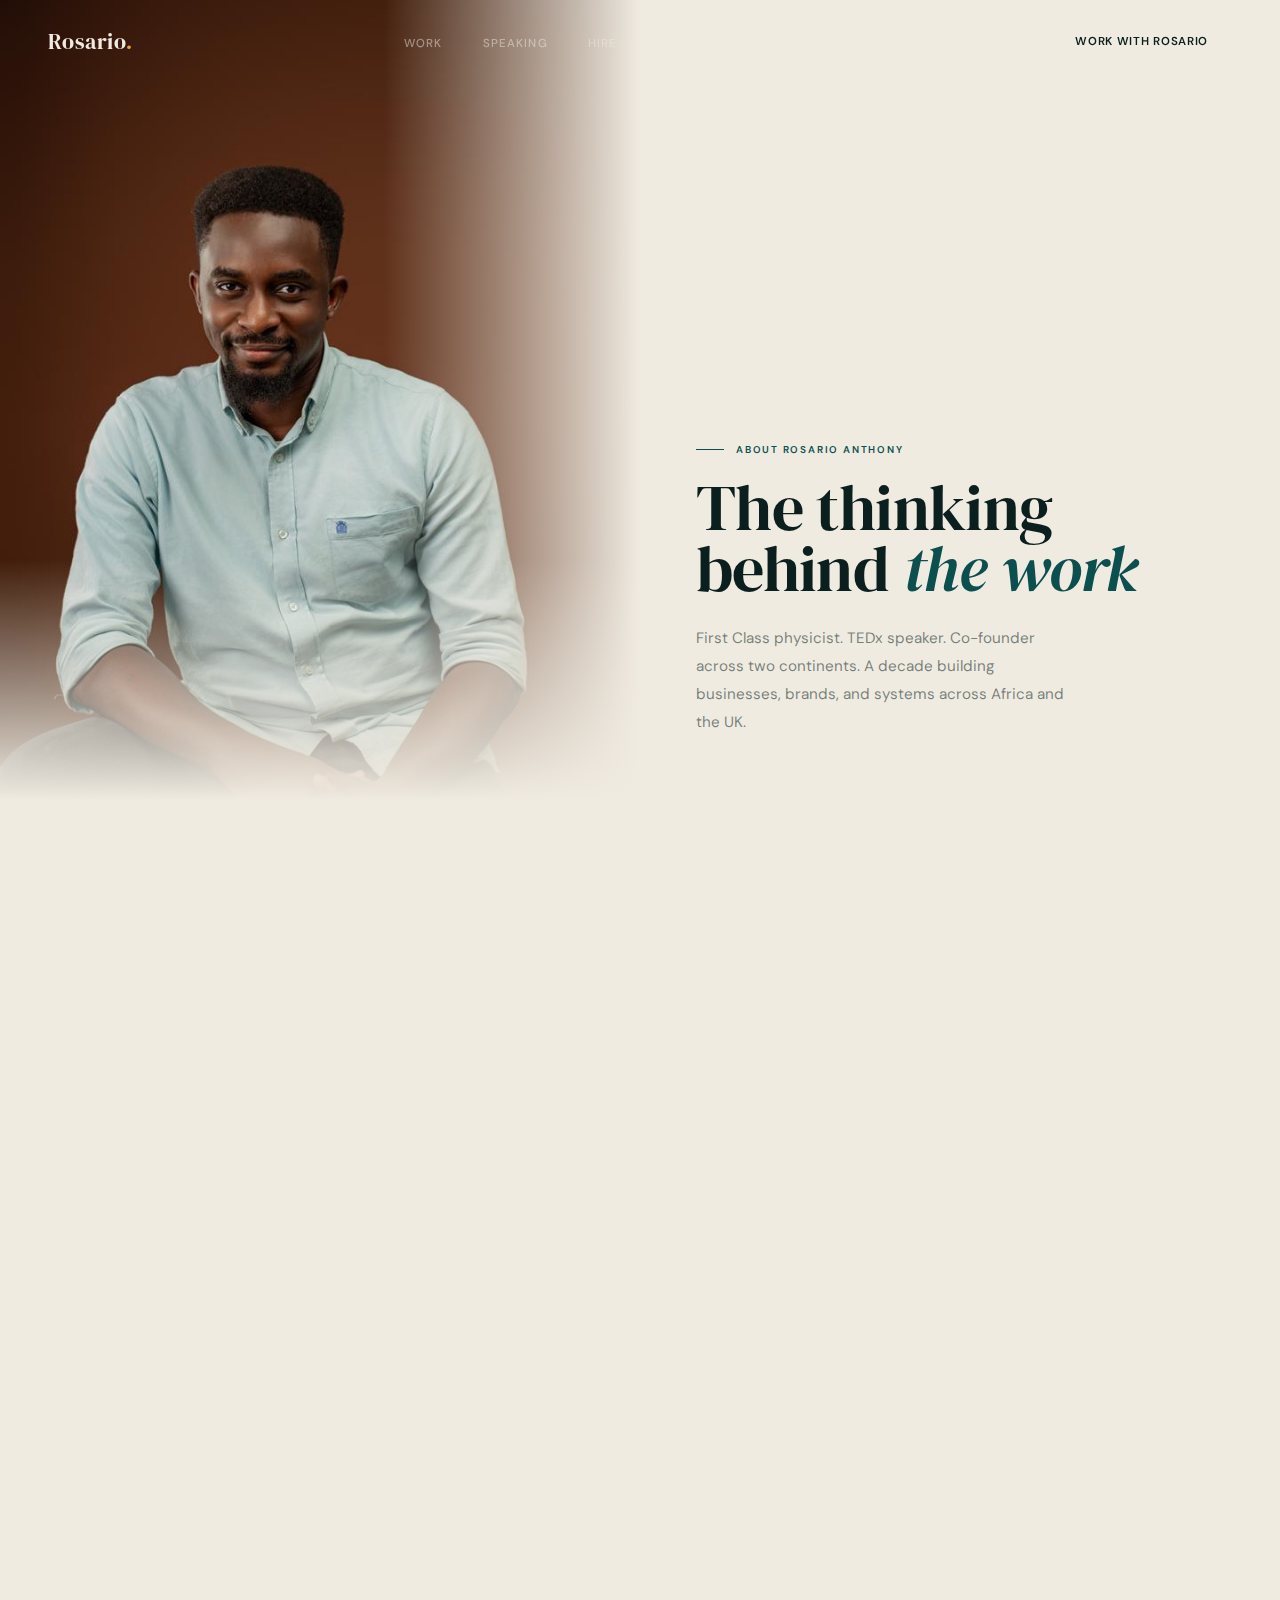
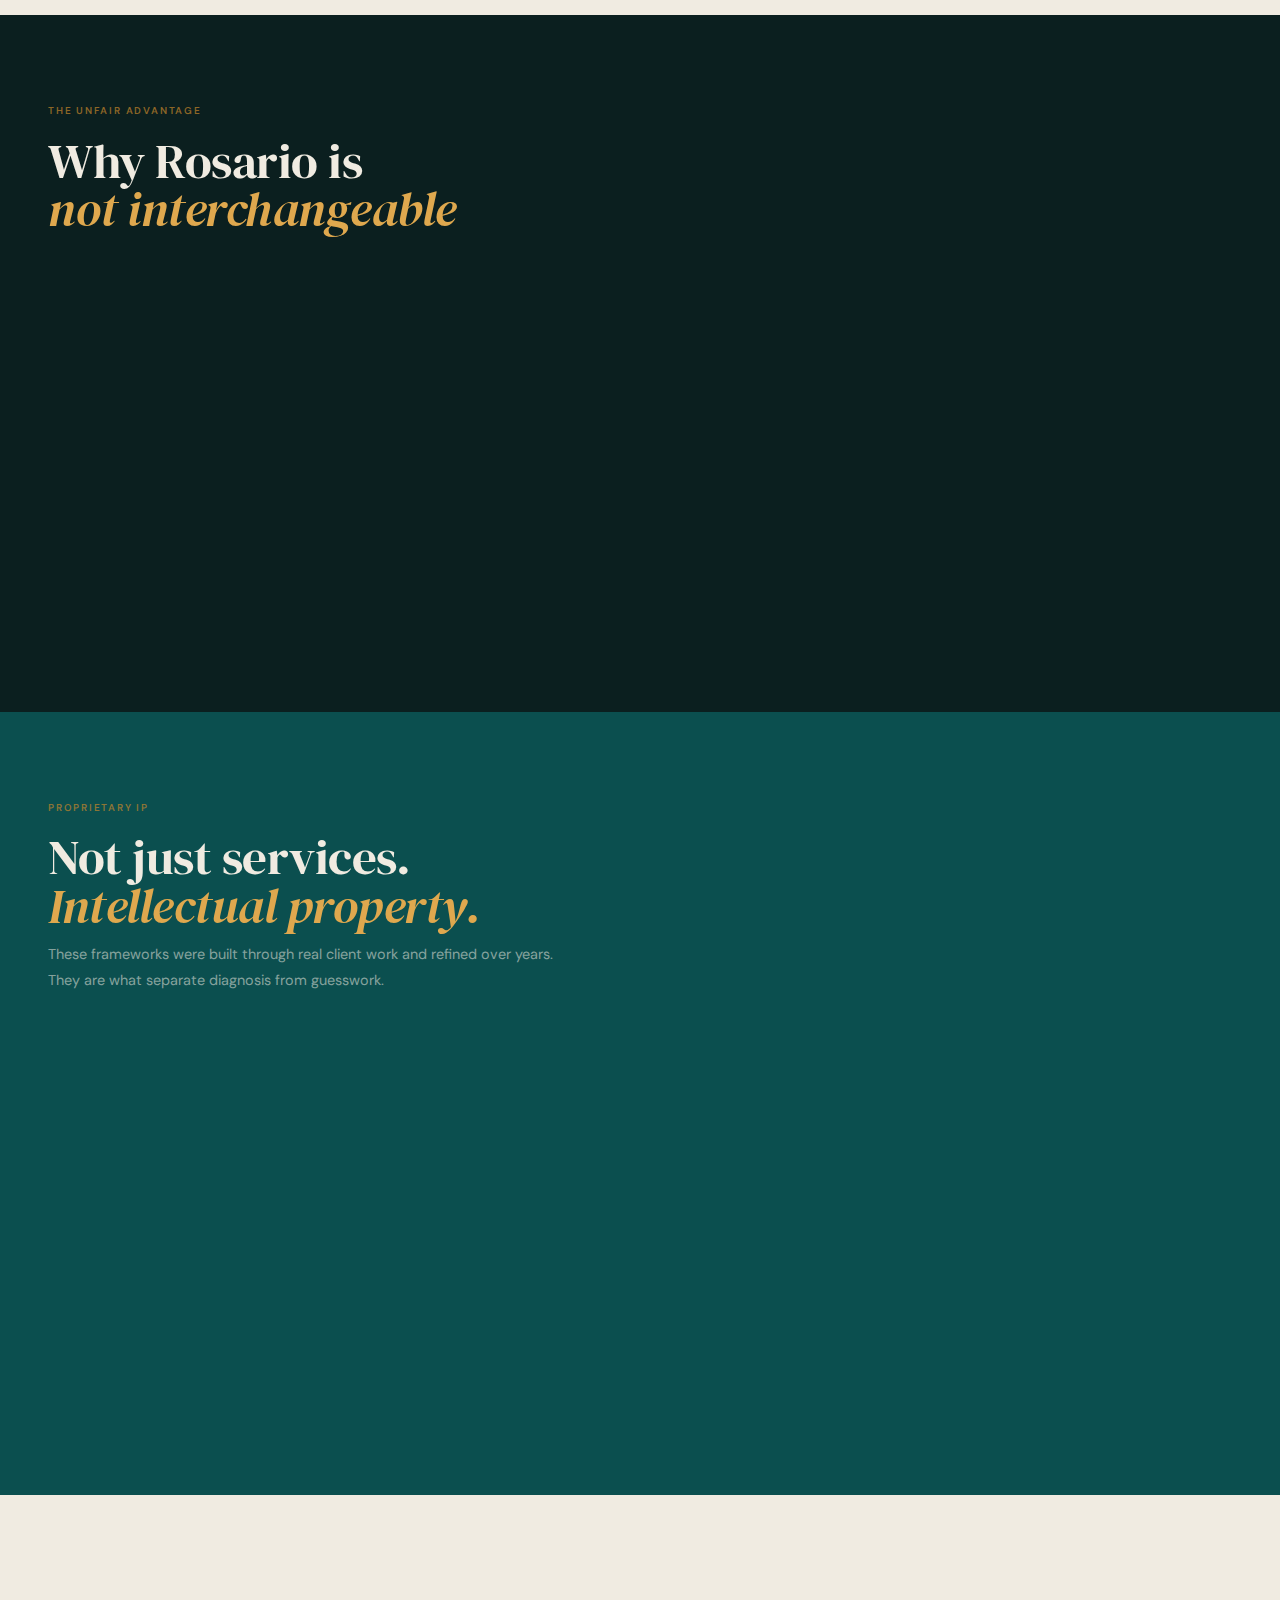
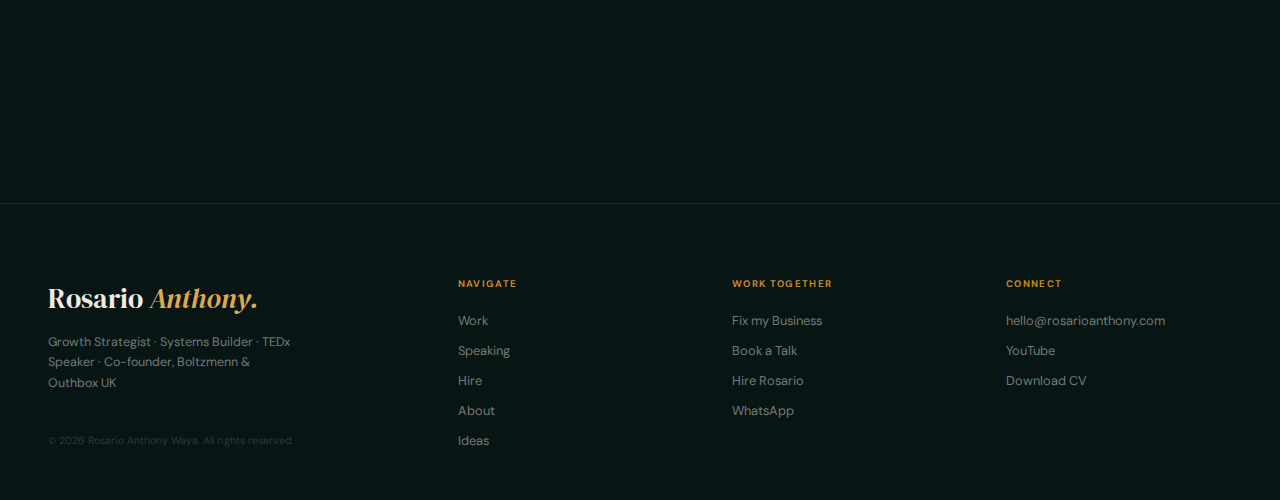
<file: about/index.html>
<!DOCTYPE html>
<html lang="en">
<head>
<meta charset="UTF-8"/>
<meta name="viewport" content="width=device-width, initial-scale=1.0"/>
<title>About — Rosario Anthony</title>
<link rel="preconnect" href="https://fonts.googleapis.com"/>
<link rel="preconnect" href="https://fonts.gstatic.com" crossorigin/>
<link href="https://fonts.googleapis.com/css2?family=DM+Serif+Display:ital@0;1&family=DM+Sans:opsz,wght@9..40,300;9..40,400;9..40,500;9..40,600&display=swap" rel="stylesheet"/>
<style>
:root{
  --ink:#0B1F1F;--ink-d:#071515;
  --teal:#0B4F4F;--teal-m:#0E6B6B;--teal-l:#17999A;
  --cream:#F0EBE1;--cream-d:#E4DDD0;
  --ochre:#C8872A;--ochre-l:#DFA84E;
  --muted:rgba(240,235,225,0.48);
  --border:rgba(240,235,225,0.1);--border-m:rgba(240,235,225,0.2);
  --ink-muted:rgba(11,31,31,0.55);
  --ink-border:rgba(11,31,31,0.12);
}
*,*::before,*::after{margin:0;padding:0;box-sizing:border-box}
html{scroll-behavior:smooth}
body{font-family:'DM Sans',sans-serif;background:var(--ink);color:var(--cream);overflow-x:hidden;-webkit-font-smoothing:antialiased;line-height:1.6}
h1,h2,h3,h4{font-family:'DM Serif Display',serif;line-height:1.05;letter-spacing:-.01em}
em{font-style:italic}
a{text-decoration:none;color:inherit}
img{display:block;max-width:100%}

/* ── SHARED TYPE ── */
.eyebrow{font-size:.62rem;font-weight:600;letter-spacing:.18em;text-transform:uppercase;color:var(--ochre);margin-bottom:1.1rem;display:block}
.eyebrow-light{font-size:.62rem;font-weight:600;letter-spacing:.18em;text-transform:uppercase;color:rgba(200,135,42,.7);margin-bottom:1.1rem;display:block}
.eyebrow-ink{font-size:.62rem;font-weight:600;letter-spacing:.18em;text-transform:uppercase;color:var(--teal);margin-bottom:1.1rem;display:block}

/* ── BUTTONS ── */
.btn-dark{font-size:.72rem;font-weight:600;letter-spacing:.08em;text-transform:uppercase;color:var(--ink);background:var(--cream);padding:.85rem 2.25rem;transition:all .25s;display:inline-block}
.btn-dark:hover{background:var(--ochre-l);color:#fff}
.btn-outline-light{font-size:.72rem;font-weight:500;letter-spacing:.08em;text-transform:uppercase;color:var(--cream);border:1px solid var(--border-m);padding:.85rem 2.25rem;transition:all .25s;display:inline-block}
.btn-outline-light:hover{border-color:var(--cream);background:rgba(240,235,225,.07)}
.btn-teal{font-size:.72rem;font-weight:600;letter-spacing:.08em;text-transform:uppercase;color:var(--cream);background:var(--teal);padding:.85rem 2.25rem;transition:all .25s;display:inline-block}
.btn-teal:hover{background:var(--teal-m)}
.btn-outline-ink{font-size:.72rem;font-weight:500;letter-spacing:.08em;text-transform:uppercase;color:var(--ink);border:1px solid var(--ink-border);padding:.85rem 2.25rem;transition:all .25s;display:inline-block}
.btn-outline-ink:hover{border-color:var(--teal);color:var(--teal)}
.text-link-light{font-size:.72rem;font-weight:600;letter-spacing:.1em;text-transform:uppercase;color:var(--cream);display:inline-flex;align-items:center;gap:.55rem;border-bottom:1px solid var(--border-m);padding-bottom:.3rem;transition:all .2s}
.text-link-light:hover{color:var(--ochre-l);border-color:var(--ochre);gap:.85rem}
.text-link-ink{font-size:.72rem;font-weight:600;letter-spacing:.1em;text-transform:uppercase;color:var(--ink);display:inline-flex;align-items:center;gap:.55rem;border-bottom:1px solid var(--ink-border);padding-bottom:.3rem;transition:all .2s}
.text-link-ink:hover{color:var(--teal);border-color:var(--teal);gap:.85rem}

/* ── NAV ── */
nav.main-nav{position:fixed;top:0;left:0;right:0;z-index:200;display:flex;align-items:center;justify-content:space-between;padding:1.5rem 3rem;transition:all .4s}
nav.main-nav.solid{background:rgba(7,21,21,.95);backdrop-filter:blur(18px);border-bottom:1px solid var(--border);padding:1rem 3rem}
.nav-logo{font-family:'DM Serif Display',serif;font-size:1.4rem;font-weight:400;color:var(--cream);letter-spacing:.02em}
.nav-logo em{color:var(--ochre-l);font-style:italic}
.nav-links{display:flex;gap:2.5rem;list-style:none}
.nav-links a{font-size:.72rem;font-weight:500;color:var(--muted);letter-spacing:.1em;text-transform:uppercase;transition:color .2s}
.nav-links a:hover,.nav-links a.active{color:var(--cream)}
.nav-cta{font-size:.72rem;font-weight:600;color:var(--ink);background:var(--cream);padding:.55rem 1.5rem;letter-spacing:.06em;text-transform:uppercase;transition:all .2s}
.nav-cta:hover{background:var(--ochre-l);color:#fff}
.nav-hamburger{display:none;flex-direction:column;gap:5px;background:none;border:none;cursor:pointer;padding:.35rem}
.nav-hamburger span{display:block;width:22px;height:1.5px;background:var(--cream);border-radius:1px;transition:all .3s}
.nav-hamburger.open span:nth-child(1){transform:rotate(45deg) translate(5px,5px)}
.nav-hamburger.open span:nth-child(2){opacity:0}
.nav-hamburger.open span:nth-child(3){transform:rotate(-45deg) translate(5px,-5px)}
.mobile-menu{display:none;position:fixed;inset:0;background:var(--ink-d);z-index:199;padding:6rem 2.5rem 3rem;flex-direction:column}
.mobile-menu.open{display:flex}
.mobile-menu a{font-family:'DM Serif Display',serif;font-size:2.5rem;font-weight:400;color:var(--cream);padding:.6rem 0;border-bottom:1px solid var(--border);display:block;transition:color .2s}
.mobile-menu a:hover{color:var(--ochre-l)}
.mob-cta-link{margin-top:1.5rem;font-family:'DM Sans',sans-serif!important;font-size:.8rem!important;font-weight:600!important;letter-spacing:.1em;text-transform:uppercase;color:var(--ochre-l)!important;border-bottom:none!important}

/* ── PAGE HEADER BAND ── */
.page-band{padding:9rem 3rem 5rem;background:var(--teal)}
.page-band.dark{background:var(--ink-d)}
.page-band .eyebrow{color:rgba(200,135,42,.75)}
.page-band-h{font-size:clamp(2.5rem,5vw,4.5rem);font-weight:400;color:var(--cream);line-height:1;margin-bottom:1rem}
.page-band-h em{color:var(--ochre-l)}
.page-band-sub{font-size:.95rem;color:rgba(240,235,225,.55);max-width:520px;line-height:1.8}

/* ── SECTIONS ── */
.s-dark{background:var(--ink);color:var(--cream)}
.s-ink{background:var(--ink-d);color:var(--cream)}
.s-teal{background:var(--teal);color:var(--cream)}
.s-cream{background:var(--cream);color:var(--ink)}
.s-cream .eyebrow-ink{color:var(--teal)}
.s-cream h2,.s-cream h3{color:var(--ink)}
.s-cream h2 em,.s-cream h3 em{color:var(--teal)}
.pad{padding:5.5rem 3rem}
.pad-sm{padding:4rem 3rem}
.divider{border:none;border-top:1px solid var(--border);margin:0}
.divider-ink{border:none;border-top:1px solid var(--ink-border);margin:0}

/* ── TIMELINE ── */
.tl{position:relative;padding-left:2rem}
.tl::before{content:'';position:absolute;left:.5rem;top:.4rem;bottom:.4rem;width:1px;background:linear-gradient(to bottom,var(--teal),transparent)}
.tl-item{position:relative;margin-bottom:2rem}
.tl-dot{position:absolute;left:-1.6rem;top:.35rem;width:8px;height:8px;border-radius:50%;background:var(--teal);border:2px solid var(--ink)}
.tl-date{font-size:.65rem;font-weight:600;letter-spacing:.08em;text-transform:uppercase;color:var(--ochre-l);margin-bottom:.2rem}
.tl-title{font-size:.95rem;font-weight:600;color:var(--cream);margin-bottom:.1rem}
.tl-org{font-size:.82rem;color:var(--teal-l);font-weight:500}
.tl-desc{font-size:.8rem;color:var(--muted);margin-top:.3rem;line-height:1.6}
/* Cream timeline */
.s-cream .tl::before{background:linear-gradient(to bottom,var(--teal),transparent)}
.s-cream .tl-dot{background:var(--teal);border-color:var(--cream)}
.s-cream .tl-title{color:var(--ink)}
.s-cream .tl-org{color:var(--teal)}
.s-cream .tl-desc{color:var(--ink-muted)}

/* ── CONTACT PATHS ── */
.cp-list{display:flex;flex-direction:column}
.cp{display:block;padding:1.75rem 1.5rem;border-bottom:1px solid var(--border);text-decoration:none;border-left:2px solid transparent;transition:all .2s}
.cp:first-child{border-top:1px solid var(--border)}
.cp:hover{background:rgba(240,235,225,.03);border-left-color:var(--ochre)}
.cp-lbl{font-size:.58rem;font-weight:700;letter-spacing:.14em;text-transform:uppercase;color:var(--ochre);margin-bottom:.4rem}
.cp-title{font-family:'DM Serif Display',serif;font-size:1.3rem;font-weight:400;color:var(--cream);margin-bottom:.25rem}
.cp-desc{font-size:.78rem;color:var(--muted)}
.cp-arr{font-size:.62rem;font-weight:600;letter-spacing:.08em;text-transform:uppercase;color:var(--ochre-l);margin-top:.65rem;display:block;opacity:.6;transition:opacity .2s}
.cp:hover .cp-arr{opacity:1}

/* ── FOOTER ── */
footer.site-footer{padding:4.5rem 3rem 3rem;background:var(--ink-d);border-top:1px solid var(--border);display:grid;grid-template-columns:1.6fr 1fr 1fr 1fr;gap:3rem}
.footer-logo{font-family:'DM Serif Display',serif;font-size:1.75rem;font-weight:400;color:var(--cream);margin-bottom:.7rem}
.footer-logo em{color:var(--ochre-l)}
.footer-tagline{font-size:.78rem;color:var(--muted);line-height:1.65;max-width:250px}
.footer-copy{font-size:.65rem;color:rgba(240,235,225,.18);margin-top:2.5rem}
.fc-head{font-size:.6rem;font-weight:700;letter-spacing:.14em;text-transform:uppercase;color:var(--ochre);margin-bottom:1.25rem}
.fc-links{display:flex;flex-direction:column;gap:.6rem}
.fc-links a{font-size:.8rem;color:var(--muted);transition:color .2s}
.fc-links a:hover{color:var(--cream)}

/* ── MARQUEE ── */
.marquee-wrap{padding:1.4rem 0;border-bottom:1px solid var(--border);overflow:hidden;background:var(--ink)}
.marquee-track{display:flex;overflow:hidden;white-space:nowrap}
.marquee-inner{display:flex;align-items:center;animation:marquee 32s linear infinite;flex-shrink:0}
@keyframes marquee{from{transform:translateX(0)}to{transform:translateX(-100%)}}
.marquee-wrap:hover .marquee-inner{animation-play-state:paused}
.logo-item{font-size:.72rem;font-weight:600;letter-spacing:.1em;text-transform:uppercase;color:rgba(240,235,225,.32);padding:0 2.25rem;white-space:nowrap;transition:color .2s}
.logo-item:hover{color:rgba(240,235,225,.65)}
.logo-sep{color:var(--ochre-l);opacity:.3;font-size:.55rem;flex-shrink:0}

/* ── REVEAL ── */
.r{opacity:0;transform:translateY(22px);transition:opacity .75s ease,transform .75s ease}
.r.in{opacity:1;transform:none}
.r1{transition-delay:.08s}.r2{transition-delay:.18s}.r3{transition-delay:.28s}

/* ── RESPONSIVE ── */
@media(max-width:1024px){
  nav.main-nav{padding:1rem 1.25rem}
  nav.main-nav.solid{padding:.85rem 1.25rem}
  .nav-links,.nav-cta{display:none!important}
  .nav-hamburger{display:flex!important}
  .pad,.pad-sm,.page-band{padding-left:1.25rem;padding-right:1.25rem}
  .page-band{padding-top:7rem;padding-bottom:3.5rem}
  footer.site-footer{grid-template-columns:1fr 1fr;gap:2rem;padding:3rem 1.25rem 2rem}
}
@media(max-width:480px){
  footer.site-footer{grid-template-columns:1fr}
}

/* ABOUT PAGE */
.about-hero{display:grid;grid-template-columns:1fr 1fr;min-height:82vh;max-height:800px}
.ah-img{position:relative;overflow:hidden}
.ah-img img{width:100%;height:100%;object-fit:cover;object-position:50% 8%;display:block}
.ah-img::after{content:'';position:absolute;inset:0;background:linear-gradient(to right,transparent 60%,var(--cream) 100%),linear-gradient(to top,var(--cream) 0%,transparent 30%)}
.ah-content{background:var(--cream);display:flex;flex-direction:column;justify-content:flex-end;padding:6rem 3.5rem 4rem}
.ah-eyebrow{font-size:.62rem;font-weight:600;letter-spacing:.18em;text-transform:uppercase;color:var(--teal);margin-bottom:1.25rem;display:flex;align-items:center;gap:.75rem}
.ah-eyebrow::before{content:'';width:28px;height:1px;background:var(--teal)}
.ah-h1{font-size:clamp(3rem,5vw,5rem);font-weight:400;color:var(--ink);line-height:.95;margin-bottom:1.5rem}
.ah-h1 em{color:var(--teal)}
.ah-sub{font-size:.95rem;color:var(--ink-muted);line-height:1.85;max-width:380px}
.story-pull{font-family:'DM Serif Display',serif;font-size:1.4rem;font-weight:400;font-style:italic;color:var(--teal);line-height:1.45;border-left:2px solid var(--teal);padding-left:1.5rem;margin:2rem 0}
.adv-grid{display:grid;grid-template-columns:repeat(3,1fr);gap:1px;background:var(--ink-border)}
.adv-card{background:var(--cream);padding:2.5rem 2rem;transition:background .2s}
.adv-card:hover{background:rgba(11,79,79,.06)}
.adv-n{font-size:.85rem;color:var(--teal);margin-bottom:1.25rem;font-family:'DM Serif Display',serif}
.adv-title{font-family:'DM Serif Display',serif;font-size:1.5rem;color:var(--ink);margin-bottom:.75rem;line-height:1.2}
.adv-title em{color:var(--teal)}
.adv-body{font-size:.875rem;line-height:1.78;color:var(--ink-muted)}
.adv-tag{display:inline-block;margin-top:1.25rem;font-size:.62rem;font-weight:500;letter-spacing:.07em;text-transform:uppercase;color:var(--teal);opacity:.65}
.ip-grid{display:grid;grid-template-columns:repeat(3,1fr);gap:1px;background:var(--border)}
.ip-card{background:var(--ink);padding:2rem 1.75rem;transition:background .2s}
.ip-card:hover{background:rgba(240,235,225,.04)}
.ip-badge{display:inline-block;background:var(--teal);color:var(--cream);font-size:.6rem;font-weight:700;letter-spacing:.1em;text-transform:uppercase;padding:.22rem .7rem;margin-bottom:.85rem}
.ip-title{font-family:'DM Serif Display',serif;font-size:1.1rem;font-weight:400;color:var(--cream);margin-bottom:.5rem}
.ip-body{font-size:.8rem;line-height:1.65;color:var(--muted)}
.cert-list{display:flex;flex-direction:column;gap:.5rem}
.cert-row{display:flex;justify-content:space-between;align-items:center;padding:.7rem 0;border-bottom:1px solid var(--ink-border)}
.cert-name{font-size:.85rem;font-weight:600;color:var(--ink)}
.cert-body{font-size:.72rem;color:var(--ink-muted)}
.stat-strip{display:grid;grid-template-columns:repeat(4,1fr);border-bottom:1px solid var(--ink-border)}
.ss{padding:2.5rem 2rem;border-right:1px solid var(--ink-border)}
.ss:last-child{border-right:none}
.ss-n{font-family:'DM Serif Display',serif;font-size:3rem;font-weight:400;color:var(--ink);line-height:1;margin-bottom:.35rem}
.ss-n em{color:var(--teal);font-style:italic}
.ss-l{font-size:.75rem;color:var(--ink-muted);line-height:1.5}
.two-col{display:grid;grid-template-columns:1fr 1fr;gap:5rem;align-items:start}

@media(max-width:1024px){
  .about-hero{grid-template-columns:1fr;min-height:unset;max-height:unset}
  .ah-img{height:70vw;max-height:420px}
  .ah-img::after{background:linear-gradient(to top,var(--cream) 0%,transparent 40%)}
  .ah-content{padding:3rem 1.25rem 2.5rem}
  .adv-grid,.ip-grid,.two-col{grid-template-columns:1fr}
  .stat-strip{grid-template-columns:1fr 1fr}
  .ss{border-bottom:1px solid var(--ink-border)}
}
</style>
</head>
<body>
<nav class="main-nav" id="nav">
  <a href="../index.html" class="nav-logo">Rosario<em>.</em></a>
  <ul class="nav-links">
    <li><a href="../work/index.html">Work</a></li>
    <li><a href="../speaking/index.html">Speaking</a></li>
    <li><a href="../hire/index.html">Hire</a></li>
    <li><a href="../about/index.html" class="active">About</a></li>
    <li><a href="../blog/index.html">Ideas</a></li>
  </ul>
  <a href="../index.html#contact" class="nav-cta">Work With Rosario</a>
  <button class="nav-hamburger" id="hamburger" style="display:none"><span></span><span></span><span></span></button>
</nav>
<nav class="mobile-menu" id="mob-menu">
  <a href="../work/index.html">Work</a>
  <a href="../speaking/index.html">Speaking</a>
  <a href="../hire/index.html">Hire</a>
  <a href="../about/index.html">About</a>
  <a href="../blog/index.html">Ideas</a>
  <a href="../index.html#contact" class="mob-cta-link">Work With Rosario →</a>
</nav>

<!-- ABOUT HERO - CREAM -->
<section class="about-hero">
  <div class="ah-img">
    <img src="../images/about-portrait.jpg" alt="Rosario Anthony"/>
  </div>
  <div class="ah-content">
    <div class="ah-eyebrow">About Rosario Anthony</div>
    <h1 class="ah-h1">The thinking<br/>behind <em>the work</em></h1>
    <p class="ah-sub">First Class physicist. TEDx speaker. Co-founder across two continents. A decade building businesses, brands, and systems across Africa and the UK.</p>
  </div>
</section>

<!-- STORY - CREAM -->
<section class="s-cream pad">
  <div class="two-col r">
    <div>
      <span class="eyebrow-ink">The Arc</span>
      <h2 style="font-size:clamp(2.2rem,3.8vw,3.5rem);font-weight:400;color:var(--ink);line-height:1;margin-bottom:1.5rem">Physics. Design.<br/><em style="color:var(--teal)">Business.</em></h2>
      <div class="story-pull">Most businesses don't fail because of bad products. They fail because of broken systems.</div>
    </div>
    <div>
      <p style="font-size:.95rem;line-height:1.9;color:var(--ink-muted);margin-bottom:1.1rem">I graduated First Class in Physics — Best Student, 4.87 CGPA. Not because I wanted to be a scientist, but because I was obsessed with <strong style="color:var(--ink)">understanding how systems work.</strong> What holds things together. Where the real constraint lives. Why things break the way they do.</p>
      <p style="font-size:.95rem;line-height:1.9;color:var(--ink-muted);margin-bottom:1.1rem">That obsession led me into design — where I discovered you could apply systems thinking to how people experience a business. I built brands, interfaces, customer journeys, and developed proprietary frameworks — S.E.E. Them™, the 9-Touch Rule™, the Six Feelings Framework — that helped Nigerian SMEs diagnose and fix what wasn't working.</p>
      <p style="font-size:.95rem;line-height:1.9;color:var(--ink-muted);margin-bottom:1.75rem">I co-founded Boltzmenn as Africa's SME growth platform. Launched Outhbox UK as a registered UK tech company. Started Design Factory. Curated TEDxGwallameji and spoke at TEDxBauchi. Each step was the same question at a different scale: <strong style="color:var(--ink)">why isn't this working, and what would actually fix it?</strong></p>
      <a href="../index.html#contact" class="text-link-ink">Work With Rosario →</a>
    </div>
  </div>
</section>

<!-- STATS - CREAM -->
<section class="s-cream">
  <div class="stat-strip r">
    <div class="ss"><div class="ss-n">9<em>+</em></div><div class="ss-l">Years across strategy,<br/>design & operations</div></div>
    <div class="ss"><div class="ss-n">2</div><div class="ss-l">Companies co-founded<br/>across Africa & the UK</div></div>
    <div class="ss"><div class="ss-n">1<em>st</em></div><div class="ss-l">Class Physics Honours<br/>4.87 CGPA · Best Graduate</div></div>
    <div class="ss"><div class="ss-n">2<em>×</em></div><div class="ss-l">TEDx — speaker<br/>& curator</div></div>
  </div>
</section>

<!-- ADVANTAGE - INK DARK -->
<section class="s-dark pad">
  <span class="eyebrow-light">The Unfair Advantage</span>
  <h2 style="font-size:clamp(2.2rem,3.8vw,3.5rem);font-weight:400;color:var(--cream);line-height:1;margin-bottom:3rem">Why Rosario is<br/><em style="color:var(--ochre-l)">not interchangeable</em></h2>
  <div class="adv-grid r" style="background:rgba(240,235,225,.07)">
    <div class="adv-card" style="background:var(--ink)"><div class="adv-n">01</div><div class="adv-title" style="color:var(--cream)">The Scientist's <em>Eye</em></div><div class="adv-body" style="color:var(--muted)">First Class Physics with a 4.87 CGPA and Best Graduating Student distinction. That training builds a specific mind — one that sees systems, constraints, and root causes. Rosario diagnoses what's actually wrong before touching anything.</div><span class="adv-tag">BSc Physics (First Class) · Southwestern University Nigeria</span></div>
    <div class="adv-card" style="background:var(--ink)"><div class="adv-n">02</div><div class="adv-title" style="color:var(--cream)">The Designer's <em>Mind</em></div><div class="adv-body" style="color:var(--muted)">MIT-trained UX practitioner. Creator of S.E.E. Them™, the 9-Touch Rule™, and the Six Feelings Framework. Founder of Design Factory. Rosario treats design as business experience — not decoration.</div><span class="adv-tag">MIT UX Bootcamp · Certified Product Designer · Design Factory</span></div>
    <div class="adv-card" style="background:var(--ink)"><div class="adv-n">03</div><div class="adv-title" style="color:var(--cream)">The Commercial <em>Lens</em></div><div class="adv-body" style="color:var(--muted)">Co-founder of Boltzmenn and Outhbox UK. TEDx speaker. Certified in GFA, GRC, Fortinet NSE, CIPM. Every recommendation connects to revenue, efficiency, and measurable business outcomes.</div><span class="adv-tag">GFA · CIPM · GRC · NSE1 & NSE2 · Outhbox UK Director</span></div>
  </div>
</section>

<!-- PROPRIETARY FRAMEWORKS - TEAL -->
<section class="s-teal pad">
  <span class="eyebrow-light">Proprietary IP</span>
  <h2 style="font-size:clamp(2.2rem,3.8vw,3.5rem);font-weight:400;color:var(--cream);line-height:1;margin-bottom:.75rem">Not just services.<br/><em style="color:var(--ochre-l)">Intellectual property.</em></h2>
  <p style="font-size:.9rem;color:rgba(240,235,225,.55);max-width:520px;line-height:1.8;margin-bottom:3rem">These frameworks were built through real client work and refined over years. They are what separate diagnosis from guesswork.</p>
  <div class="ip-grid r">
    <div class="ip-card"><div class="ip-badge">CX Framework</div><div class="ip-title">S.E.E. Them™</div><p class="ip-body">See, engage, and retain customers through structured touchpoint design. Used across Nigerian SMEs.</p></div>
    <div class="ip-card"><div class="ip-badge">Customer Journey</div><div class="ip-title">9-Touch Rule™</div><p class="ip-body">Full customer journey methodology from awareness to advocacy — no touchpoint left to chance.</p></div>
    <div class="ip-card"><div class="ip-badge">Messaging</div><div class="ip-title">Six Feelings Framework</div><p class="ip-body">Helps brands communicate in ways that land emotionally — moving customers from awareness to action.</p></div>
    <div class="ip-card"><div class="ip-badge">Lead Generation</div><div class="ip-title">₦500K/Month Scorecard</div><p class="ip-body">Business revenue readiness diagnostic. Core lead gen asset behind Boltzmenn's consulting work.</p></div>
    <div class="ip-card"><div class="ip-badge">Consulting Format</div><div class="ip-title">BoltzRoom Sessions</div><p class="ip-body">Quarterly business hangout for Nigerian entrepreneurs — strategy, accountability, community.</p></div>
    <div class="ip-card"><div class="ip-badge">Training Programme</div><div class="ip-title">Design Factory</div><p class="ip-body">Teaching practical design skills to the next generation of African creatives and entrepreneurs.</p></div>
  </div>
</section>

<!-- EXPERIENCE + EDUCATION - CREAM -->
<section class="s-cream pad">
  <div class="two-col r">
    <div>
      <span class="eyebrow-ink">Work Experience</span>
      <div class="tl" style="margin-top:2rem">
        <div class="tl-item"><div class="tl-dot" style="border-color:var(--cream)"></div><div class="tl-date">Jan 2023 – Present</div><div class="tl-title" style="color:var(--ink)">Co-founder & Chief Strategist</div><div class="tl-org" style="color:var(--teal)">Boltzmenn · Nigeria</div><div class="tl-desc" style="color:var(--ink-muted)">Africa's SME growth platform. Proprietary IP: S.E.E. Them™, 9-Touch Rule™, Six Feelings Framework.</div></div>
        <div class="tl-item"><div class="tl-dot" style="border-color:var(--cream)"></div><div class="tl-date">Active · UK Registered</div><div class="tl-title" style="color:var(--ink)">Co-founder & Director</div><div class="tl-org" style="color:var(--teal)">Outhbox UK · United Kingdom</div><div class="tl-desc" style="color:var(--ink-muted)">Cybersecurity, digital transformation, software development. Active health & social care client.</div></div>
        <div class="tl-item"><div class="tl-dot" style="border-color:var(--cream)"></div><div class="tl-date">Current</div><div class="tl-title" style="color:var(--ink)">Communications & Creative</div><div class="tl-org" style="color:var(--teal)">Turkish Maarif Foundation · Equatorial Guinea</div></div>
        <div class="tl-item"><div class="tl-dot" style="border-color:var(--cream)"></div><div class="tl-date">Feb – Oct 2022</div><div class="tl-title" style="color:var(--ink)">Design Manager</div><div class="tl-org" style="color:var(--teal)">DLight Digital Media · Lagos</div></div>
        <div class="tl-item"><div class="tl-dot" style="border-color:var(--cream)"></div><div class="tl-date">May – Jun 2021</div><div class="tl-title" style="color:var(--ink)">Brand & Creative Strategist</div><div class="tl-org" style="color:var(--teal)">GMH Luxury · Contract</div></div>
        <div class="tl-item"><div class="tl-dot" style="border-color:var(--cream)"></div><div class="tl-date">Nov 2017 – Dec 2018</div><div class="tl-title" style="color:var(--ink)">Assistant Lecturer</div><div class="tl-org" style="color:var(--teal)">Abubakar Tatari Ali Polytechnic · Bauchi</div></div>
        <div class="tl-item"><div class="tl-dot" style="border-color:var(--cream)"></div><div class="tl-date">Mar – Oct 2016</div><div class="tl-title" style="color:var(--ink)">Junior Physicist Intern</div><div class="tl-org" style="color:var(--teal)">Dept of Petroleum Resources · Nigeria</div></div>
      </div>
    </div>
    <div>
      <span class="eyebrow-ink">Education & Certifications</span>
      <div class="tl" style="margin-top:2rem;margin-bottom:2.5rem">
        <div class="tl-item"><div class="tl-dot" style="border-color:var(--cream)"></div><div class="tl-date">2013 – 2017</div><div class="tl-title" style="color:var(--ink)">BSc Physics — First Class Honours</div><div class="tl-org" style="color:var(--teal)">Southwestern University Nigeria · 4.87 CGPA · Best Graduating Student</div></div>
        <div class="tl-item"><div class="tl-dot" style="border-color:var(--cream)"></div><div class="tl-date">2022</div><div class="tl-title" style="color:var(--ink)">UX Training Bootcamp</div><div class="tl-org" style="color:var(--teal)">MIT Summer School</div></div>
        <div class="tl-item"><div class="tl-dot" style="border-color:var(--cream)"></div><div class="tl-date">2023 – Present</div><div class="tl-title" style="color:var(--ink)">MBA (in progress)</div><div class="tl-org" style="color:var(--teal)">University of the People</div></div>
      </div>
      <span class="eyebrow-ink">Certifications</span>
      <div class="cert-list" style="margin-top:1.25rem">
        <div class="cert-row"><span class="cert-name">Global Financial Analyst</span><span class="cert-body">EduBridge · 2024</span></div>
        <div class="cert-row"><span class="cert-name">GRC Certified</span><span class="cert-body">Cybarik Academy</span></div>
        <div class="cert-row"><span class="cert-name">NSE1 & NSE2 — Network Security</span><span class="cert-body">Fortinet · 2020</span></div>
        <div class="cert-row"><span class="cert-name">CPM & CPMP</span><span class="cert-body">CIPM · 2018</span></div>
        <div class="cert-row"><span class="cert-name">Management Consulting</span><span class="cert-body">EduBridge · 2020</span></div>
        <div class="cert-row"><span class="cert-name">Certified Product Designer</span><span class="cert-body">Utiva · 2020</span></div>
        <div class="cert-row"><span class="cert-name">Certified Facility Manager</span><span class="cert-body">CICPFM · 2018</span></div>
      </div>
    </div>
  </div>
</section>

<!-- B&W PORTRAIT + CTA - INK -->
<section class="s-ink pad">
  <div style="display:grid;grid-template-columns:1fr 1fr;gap:6rem;align-items:center" class="r">
    <div style="position:relative;overflow:hidden;aspect-ratio:3/4">
      <img src="../images/about-bw.jpg" alt="Rosario Anthony" style="width:100%;height:100%;object-fit:cover;object-position:50% 10%;filter:contrast(1.05)"/>
    </div>
    <div>
      <span class="eyebrow-light">Ready to work together?</span>
      <h2 style="font-size:clamp(2.2rem,3.8vw,3.5rem);font-weight:400;color:var(--cream);line-height:1;margin-bottom:1.25rem">Let's make something <em style="color:var(--ochre-l)">real happen.</em></h2>
      <p style="font-size:.95rem;line-height:1.85;color:var(--muted);margin-bottom:2.5rem">Three paths. Choose the one that fits where you are right now.</p>
      <div class="cp-list">
        <a href="mailto:hello@rosarioanthony.com?subject=Business%20Enquiry" class="cp"><div class="cp-lbl">Business Owners</div><div class="cp-title">Fix my business</div><span class="cp-arr">Work With Rosario →</span></a>
        <a href="../speaking/index.html" class="cp"><div class="cp-lbl">Event Organisers</div><div class="cp-title">Book a speaking appearance</div><span class="cp-arr">View Speaking →</span></a>
        <a href="../hire/index.html" class="cp"><div class="cp-lbl">Employers · UK & Global</div><div class="cp-title">Hire Rosario</div><span class="cp-arr">View Profile →</span></a>
      </div>
    </div>
  </div>
</section>

<footer class="site-footer">
  <div>
    <div class="footer-logo">Rosario <em>Anthony.</em></div>
    <p class="footer-tagline">Growth Strategist · Systems Builder · TEDx Speaker · Co-founder, Boltzmenn & Outhbox UK</p>
    <div class="footer-copy">© 2026 Rosario Anthony Waya. All rights reserved.</div>
  </div>
  <div>
    <div class="fc-head">Navigate</div>
    <div class="fc-links">
      <a href="../work/index.html">Work</a>
      <a href="../speaking/index.html">Speaking</a>
      <a href="../hire/index.html">Hire</a>
      <a href="../about/index.html">About</a>
      <a href="../blog/index.html">Ideas</a>
    </div>
  </div>
  <div>
    <div class="fc-head">Work Together</div>
    <div class="fc-links">
      <a href="mailto:hello@rosarioanthony.com">Fix my Business</a>
      <a href="../speaking/index.html">Book a Talk</a>
      <a href="../hire/index.html">Hire Rosario</a>
      <a href="https://wa.me/2348000000000">WhatsApp</a>
    </div>
  </div>
  <div>
    <div class="fc-head">Connect</div>
    <div class="fc-links">
      <a href="mailto:hello@rosarioanthony.com">hello@rosarioanthony.com</a>
      <a href="https://www.youtube.com/@AnthonyWaya" target="_blank">YouTube</a>
      <a href="https://drive.google.com/file/d/11ZRyiIasd6m1AeuhAcmXV1Za7mkOjEvl/view" target="_blank">Download CV</a>
    </div>
  </div>
</footer>
<script>
const obs=new IntersectionObserver(e=>{e.forEach(x=>{if(x.isIntersecting){x.target.classList.add('in');obs.unobserve(x.target)}})},{threshold:.07});
document.querySelectorAll('.r').forEach(el=>obs.observe(el));
window.addEventListener('scroll',()=>document.getElementById('nav').classList.toggle('solid',scrollY>60));
function setNav(){const m=window.innerWidth<1024;const hb=document.getElementById('hamburger');const nl=document.querySelector('.nav-links');const nc=document.querySelector('.nav-cta');if(hb)hb.style.display=m?'flex':'none';if(nl)nl.style.display=m?'none':'flex';if(nc)nc.style.display=m?'none':'';}
setNav();window.addEventListener('resize',setNav);
const hb=document.getElementById('hamburger');const mob=document.getElementById('mob-menu');
if(hb)hb.addEventListener('click',()=>{const o=!mob.classList.contains('open');mob.classList.toggle('open',o);hb.classList.toggle('open',o);document.body.style.overflow=o?'hidden':'';});
const t=document.getElementById('ms-track');if(t){let d=false,sx=0,sl=0;t.addEventListener('mousedown',e=>{d=true;sx=e.pageX-t.offsetLeft;sl=t.scrollLeft});t.addEventListener('mouseleave',()=>d=false);t.addEventListener('mouseup',()=>d=false);t.addEventListener('mousemove',e=>{if(!d)return;e.preventDefault();t.scrollLeft=sl-(e.pageX-t.offsetLeft-sx)*1.4});}
</script>
</body>
</html>
</file>
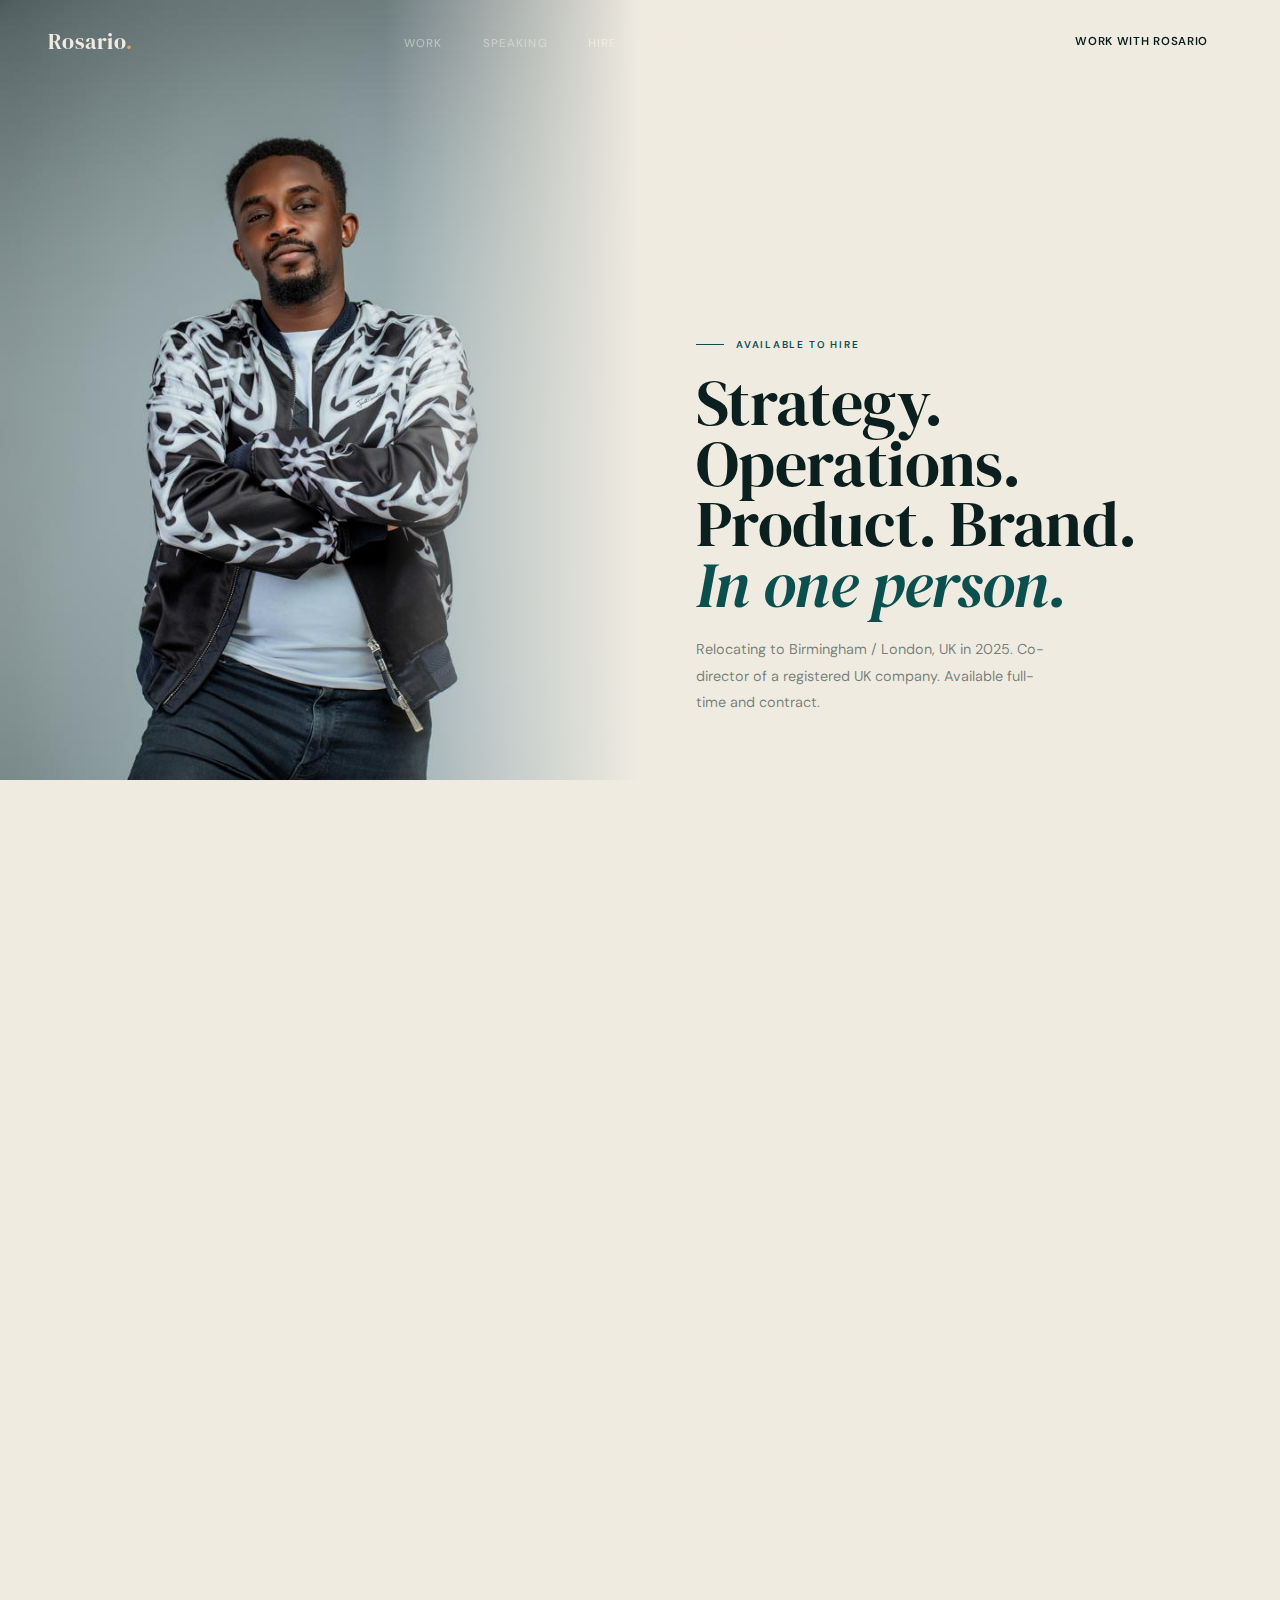
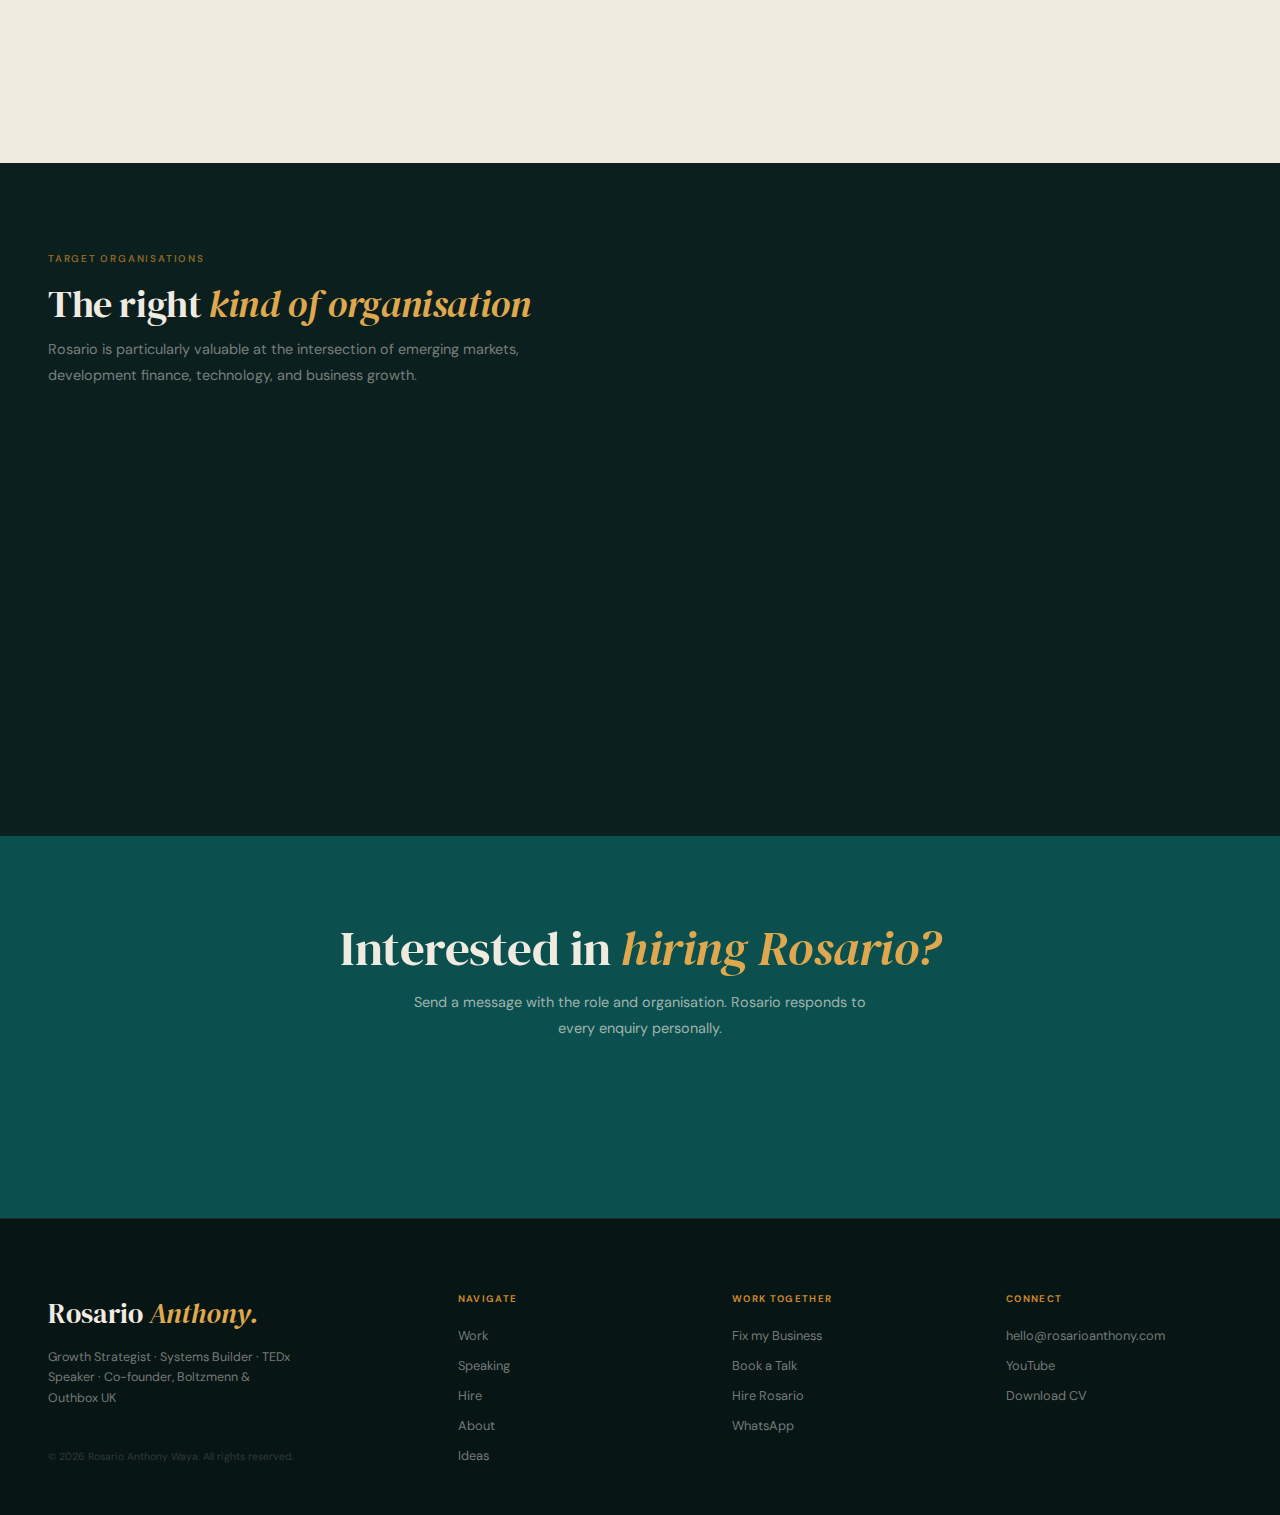
<file: hire/index.html>
<!DOCTYPE html>
<html lang="en">
<head>
<meta charset="UTF-8"/>
<meta name="viewport" content="width=device-width, initial-scale=1.0"/>
<title>Hire — Rosario Anthony</title>
<link rel="preconnect" href="https://fonts.googleapis.com"/>
<link rel="preconnect" href="https://fonts.gstatic.com" crossorigin/>
<link href="https://fonts.googleapis.com/css2?family=DM+Serif+Display:ital@0;1&family=DM+Sans:opsz,wght@9..40,300;9..40,400;9..40,500;9..40,600&display=swap" rel="stylesheet"/>
<style>
:root{
  --ink:#0B1F1F;--ink-d:#071515;
  --teal:#0B4F4F;--teal-m:#0E6B6B;--teal-l:#17999A;
  --cream:#F0EBE1;--cream-d:#E4DDD0;
  --ochre:#C8872A;--ochre-l:#DFA84E;
  --muted:rgba(240,235,225,0.48);
  --border:rgba(240,235,225,0.1);--border-m:rgba(240,235,225,0.2);
  --ink-muted:rgba(11,31,31,0.55);
  --ink-border:rgba(11,31,31,0.12);
}
*,*::before,*::after{margin:0;padding:0;box-sizing:border-box}
html{scroll-behavior:smooth}
body{font-family:'DM Sans',sans-serif;background:var(--ink);color:var(--cream);overflow-x:hidden;-webkit-font-smoothing:antialiased;line-height:1.6}
h1,h2,h3,h4{font-family:'DM Serif Display',serif;line-height:1.05;letter-spacing:-.01em}
em{font-style:italic}
a{text-decoration:none;color:inherit}
img{display:block;max-width:100%}

/* ── SHARED TYPE ── */
.eyebrow{font-size:.62rem;font-weight:600;letter-spacing:.18em;text-transform:uppercase;color:var(--ochre);margin-bottom:1.1rem;display:block}
.eyebrow-light{font-size:.62rem;font-weight:600;letter-spacing:.18em;text-transform:uppercase;color:rgba(200,135,42,.7);margin-bottom:1.1rem;display:block}
.eyebrow-ink{font-size:.62rem;font-weight:600;letter-spacing:.18em;text-transform:uppercase;color:var(--teal);margin-bottom:1.1rem;display:block}

/* ── BUTTONS ── */
.btn-dark{font-size:.72rem;font-weight:600;letter-spacing:.08em;text-transform:uppercase;color:var(--ink);background:var(--cream);padding:.85rem 2.25rem;transition:all .25s;display:inline-block}
.btn-dark:hover{background:var(--ochre-l);color:#fff}
.btn-outline-light{font-size:.72rem;font-weight:500;letter-spacing:.08em;text-transform:uppercase;color:var(--cream);border:1px solid var(--border-m);padding:.85rem 2.25rem;transition:all .25s;display:inline-block}
.btn-outline-light:hover{border-color:var(--cream);background:rgba(240,235,225,.07)}
.btn-teal{font-size:.72rem;font-weight:600;letter-spacing:.08em;text-transform:uppercase;color:var(--cream);background:var(--teal);padding:.85rem 2.25rem;transition:all .25s;display:inline-block}
.btn-teal:hover{background:var(--teal-m)}
.btn-outline-ink{font-size:.72rem;font-weight:500;letter-spacing:.08em;text-transform:uppercase;color:var(--ink);border:1px solid var(--ink-border);padding:.85rem 2.25rem;transition:all .25s;display:inline-block}
.btn-outline-ink:hover{border-color:var(--teal);color:var(--teal)}
.text-link-light{font-size:.72rem;font-weight:600;letter-spacing:.1em;text-transform:uppercase;color:var(--cream);display:inline-flex;align-items:center;gap:.55rem;border-bottom:1px solid var(--border-m);padding-bottom:.3rem;transition:all .2s}
.text-link-light:hover{color:var(--ochre-l);border-color:var(--ochre);gap:.85rem}
.text-link-ink{font-size:.72rem;font-weight:600;letter-spacing:.1em;text-transform:uppercase;color:var(--ink);display:inline-flex;align-items:center;gap:.55rem;border-bottom:1px solid var(--ink-border);padding-bottom:.3rem;transition:all .2s}
.text-link-ink:hover{color:var(--teal);border-color:var(--teal);gap:.85rem}

/* ── NAV ── */
nav.main-nav{position:fixed;top:0;left:0;right:0;z-index:200;display:flex;align-items:center;justify-content:space-between;padding:1.5rem 3rem;transition:all .4s}
nav.main-nav.solid{background:rgba(7,21,21,.95);backdrop-filter:blur(18px);border-bottom:1px solid var(--border);padding:1rem 3rem}
.nav-logo{font-family:'DM Serif Display',serif;font-size:1.4rem;font-weight:400;color:var(--cream);letter-spacing:.02em}
.nav-logo em{color:var(--ochre-l);font-style:italic}
.nav-links{display:flex;gap:2.5rem;list-style:none}
.nav-links a{font-size:.72rem;font-weight:500;color:var(--muted);letter-spacing:.1em;text-transform:uppercase;transition:color .2s}
.nav-links a:hover,.nav-links a.active{color:var(--cream)}
.nav-cta{font-size:.72rem;font-weight:600;color:var(--ink);background:var(--cream);padding:.55rem 1.5rem;letter-spacing:.06em;text-transform:uppercase;transition:all .2s}
.nav-cta:hover{background:var(--ochre-l);color:#fff}
.nav-hamburger{display:none;flex-direction:column;gap:5px;background:none;border:none;cursor:pointer;padding:.35rem}
.nav-hamburger span{display:block;width:22px;height:1.5px;background:var(--cream);border-radius:1px;transition:all .3s}
.nav-hamburger.open span:nth-child(1){transform:rotate(45deg) translate(5px,5px)}
.nav-hamburger.open span:nth-child(2){opacity:0}
.nav-hamburger.open span:nth-child(3){transform:rotate(-45deg) translate(5px,-5px)}
.mobile-menu{display:none;position:fixed;inset:0;background:var(--ink-d);z-index:199;padding:6rem 2.5rem 3rem;flex-direction:column}
.mobile-menu.open{display:flex}
.mobile-menu a{font-family:'DM Serif Display',serif;font-size:2.5rem;font-weight:400;color:var(--cream);padding:.6rem 0;border-bottom:1px solid var(--border);display:block;transition:color .2s}
.mobile-menu a:hover{color:var(--ochre-l)}
.mob-cta-link{margin-top:1.5rem;font-family:'DM Sans',sans-serif!important;font-size:.8rem!important;font-weight:600!important;letter-spacing:.1em;text-transform:uppercase;color:var(--ochre-l)!important;border-bottom:none!important}

/* ── PAGE HEADER BAND ── */
.page-band{padding:9rem 3rem 5rem;background:var(--teal)}
.page-band.dark{background:var(--ink-d)}
.page-band .eyebrow{color:rgba(200,135,42,.75)}
.page-band-h{font-size:clamp(2.5rem,5vw,4.5rem);font-weight:400;color:var(--cream);line-height:1;margin-bottom:1rem}
.page-band-h em{color:var(--ochre-l)}
.page-band-sub{font-size:.95rem;color:rgba(240,235,225,.55);max-width:520px;line-height:1.8}

/* ── SECTIONS ── */
.s-dark{background:var(--ink);color:var(--cream)}
.s-ink{background:var(--ink-d);color:var(--cream)}
.s-teal{background:var(--teal);color:var(--cream)}
.s-cream{background:var(--cream);color:var(--ink)}
.s-cream .eyebrow-ink{color:var(--teal)}
.s-cream h2,.s-cream h3{color:var(--ink)}
.s-cream h2 em,.s-cream h3 em{color:var(--teal)}
.pad{padding:5.5rem 3rem}
.pad-sm{padding:4rem 3rem}
.divider{border:none;border-top:1px solid var(--border);margin:0}
.divider-ink{border:none;border-top:1px solid var(--ink-border);margin:0}

/* ── TIMELINE ── */
.tl{position:relative;padding-left:2rem}
.tl::before{content:'';position:absolute;left:.5rem;top:.4rem;bottom:.4rem;width:1px;background:linear-gradient(to bottom,var(--teal),transparent)}
.tl-item{position:relative;margin-bottom:2rem}
.tl-dot{position:absolute;left:-1.6rem;top:.35rem;width:8px;height:8px;border-radius:50%;background:var(--teal);border:2px solid var(--ink)}
.tl-date{font-size:.65rem;font-weight:600;letter-spacing:.08em;text-transform:uppercase;color:var(--ochre-l);margin-bottom:.2rem}
.tl-title{font-size:.95rem;font-weight:600;color:var(--cream);margin-bottom:.1rem}
.tl-org{font-size:.82rem;color:var(--teal-l);font-weight:500}
.tl-desc{font-size:.8rem;color:var(--muted);margin-top:.3rem;line-height:1.6}
/* Cream timeline */
.s-cream .tl::before{background:linear-gradient(to bottom,var(--teal),transparent)}
.s-cream .tl-dot{background:var(--teal);border-color:var(--cream)}
.s-cream .tl-title{color:var(--ink)}
.s-cream .tl-org{color:var(--teal)}
.s-cream .tl-desc{color:var(--ink-muted)}

/* ── CONTACT PATHS ── */
.cp-list{display:flex;flex-direction:column}
.cp{display:block;padding:1.75rem 1.5rem;border-bottom:1px solid var(--border);text-decoration:none;border-left:2px solid transparent;transition:all .2s}
.cp:first-child{border-top:1px solid var(--border)}
.cp:hover{background:rgba(240,235,225,.03);border-left-color:var(--ochre)}
.cp-lbl{font-size:.58rem;font-weight:700;letter-spacing:.14em;text-transform:uppercase;color:var(--ochre);margin-bottom:.4rem}
.cp-title{font-family:'DM Serif Display',serif;font-size:1.3rem;font-weight:400;color:var(--cream);margin-bottom:.25rem}
.cp-desc{font-size:.78rem;color:var(--muted)}
.cp-arr{font-size:.62rem;font-weight:600;letter-spacing:.08em;text-transform:uppercase;color:var(--ochre-l);margin-top:.65rem;display:block;opacity:.6;transition:opacity .2s}
.cp:hover .cp-arr{opacity:1}

/* ── FOOTER ── */
footer.site-footer{padding:4.5rem 3rem 3rem;background:var(--ink-d);border-top:1px solid var(--border);display:grid;grid-template-columns:1.6fr 1fr 1fr 1fr;gap:3rem}
.footer-logo{font-family:'DM Serif Display',serif;font-size:1.75rem;font-weight:400;color:var(--cream);margin-bottom:.7rem}
.footer-logo em{color:var(--ochre-l)}
.footer-tagline{font-size:.78rem;color:var(--muted);line-height:1.65;max-width:250px}
.footer-copy{font-size:.65rem;color:rgba(240,235,225,.18);margin-top:2.5rem}
.fc-head{font-size:.6rem;font-weight:700;letter-spacing:.14em;text-transform:uppercase;color:var(--ochre);margin-bottom:1.25rem}
.fc-links{display:flex;flex-direction:column;gap:.6rem}
.fc-links a{font-size:.8rem;color:var(--muted);transition:color .2s}
.fc-links a:hover{color:var(--cream)}

/* ── MARQUEE ── */
.marquee-wrap{padding:1.4rem 0;border-bottom:1px solid var(--border);overflow:hidden;background:var(--ink)}
.marquee-track{display:flex;overflow:hidden;white-space:nowrap}
.marquee-inner{display:flex;align-items:center;animation:marquee 32s linear infinite;flex-shrink:0}
@keyframes marquee{from{transform:translateX(0)}to{transform:translateX(-100%)}}
.marquee-wrap:hover .marquee-inner{animation-play-state:paused}
.logo-item{font-size:.72rem;font-weight:600;letter-spacing:.1em;text-transform:uppercase;color:rgba(240,235,225,.32);padding:0 2.25rem;white-space:nowrap;transition:color .2s}
.logo-item:hover{color:rgba(240,235,225,.65)}
.logo-sep{color:var(--ochre-l);opacity:.3;font-size:.55rem;flex-shrink:0}

/* ── REVEAL ── */
.r{opacity:0;transform:translateY(22px);transition:opacity .75s ease,transform .75s ease}
.r.in{opacity:1;transform:none}
.r1{transition-delay:.08s}.r2{transition-delay:.18s}.r3{transition-delay:.28s}

/* ── RESPONSIVE ── */
@media(max-width:1024px){
  nav.main-nav{padding:1rem 1.25rem}
  nav.main-nav.solid{padding:.85rem 1.25rem}
  .nav-links,.nav-cta{display:none!important}
  .nav-hamburger{display:flex!important}
  .pad,.pad-sm,.page-band{padding-left:1.25rem;padding-right:1.25rem}
  .page-band{padding-top:7rem;padding-bottom:3.5rem}
  footer.site-footer{grid-template-columns:1fr 1fr;gap:2rem;padding:3rem 1.25rem 2rem}
}
@media(max-width:480px){
  footer.site-footer{grid-template-columns:1fr}
}

.hire-hero{display:grid;grid-template-columns:1fr 1fr;min-height:78vh;max-height:780px}
.hh-img{position:relative;overflow:hidden}
.hh-img img{width:100%;height:100%;object-fit:cover;object-position:50% 8%;display:block}
.hh-img::after{content:'';position:absolute;inset:0;background:linear-gradient(to right,transparent 60%,var(--cream) 100%)}
.hh-content{background:var(--cream);display:flex;flex-direction:column;justify-content:flex-end;padding:6rem 3.5rem 4rem}
.value-list{display:flex;flex-direction:column}
.vi{padding:1.35rem 1.25rem;border-bottom:1px solid var(--ink-border);border-left:2px solid transparent;transition:all .2s}
.vi:first-child{border-top:1px solid var(--ink-border)}
.vi:hover{border-left-color:var(--teal);background:rgba(11,79,79,.04);padding-left:1.75rem}
.vi-title{font-size:.9rem;font-weight:600;color:var(--ink);margin-bottom:.3rem}
.vi-desc{font-size:.8rem;line-height:1.65;color:var(--ink-muted)}
.roles-grid{display:grid;grid-template-columns:1fr 1fr;gap:1px;background:var(--ink-border)}
.rc{background:var(--cream);padding:1.75rem 1.5rem;transition:background .2s}
.rc:hover{background:rgba(11,79,79,.05)}
.rc-badge{display:inline-block;font-size:.58rem;font-weight:700;letter-spacing:.1em;text-transform:uppercase;color:var(--teal);background:rgba(11,79,79,.1);padding:.2rem .65rem;margin-bottom:.75rem}
.rc-title{font-family:'DM Serif Display',serif;font-size:1.05rem;color:var(--ink);margin-bottom:.35rem}
.rc-type{font-size:.72rem;color:var(--ink-muted);margin-bottom:.65rem}
.rc-does{font-size:.8rem;line-height:1.6;color:var(--ink-muted)}
.org-grid{display:grid;grid-template-columns:1fr 1fr;gap:.65rem}
.oi{background:var(--cream);border:1px solid var(--ink-border);padding:.9rem 1rem;transition:all .2s}
.oi:hover{border-color:var(--teal)}
.oi-name{font-size:.82rem;font-weight:600;color:var(--ink);margin-bottom:.15rem}
.oi-type{font-size:.7rem;color:var(--ink-muted)}
.uk-note{background:var(--teal);padding:1.75rem;margin-bottom:1.5rem}
.cv-bar{background:var(--ink);padding:1.5rem;display:flex;align-items:center;justify-content:space-between;gap:1.5rem;margin-top:1.25rem}
@media(max-width:1024px){
  .hire-hero{grid-template-columns:1fr;min-height:unset;max-height:unset}
  .hh-img{height:60vw;max-height:380px}
  .hh-img::after{background:linear-gradient(to top,var(--cream) 0%,transparent 40%)}
  .hh-content{padding:3rem 1.25rem 2.5rem}
  .roles-grid,.org-grid{grid-template-columns:1fr}
  .cv-bar{flex-direction:column;align-items:flex-start}
}
</style>
</head>
<body>
<nav class="main-nav" id="nav">
  <a href="../index.html" class="nav-logo">Rosario<em>.</em></a>
  <ul class="nav-links">
    <li><a href="../work/index.html">Work</a></li>
    <li><a href="../speaking/index.html">Speaking</a></li>
    <li><a href="../hire/index.html" class="active">Hire</a></li>
    <li><a href="../about/index.html">About</a></li>
    <li><a href="../blog/index.html">Ideas</a></li>
  </ul>
  <a href="../index.html#contact" class="nav-cta">Work With Rosario</a>
  <button class="nav-hamburger" id="hamburger" style="display:none"><span></span><span></span><span></span></button>
</nav>
<nav class="mobile-menu" id="mob-menu">
  <a href="../work/index.html">Work</a>
  <a href="../speaking/index.html">Speaking</a>
  <a href="../hire/index.html">Hire</a>
  <a href="../about/index.html">About</a>
  <a href="../blog/index.html">Ideas</a>
  <a href="../index.html#contact" class="mob-cta-link">Work With Rosario →</a>
</nav>

<section class="hire-hero">
  <div class="hh-img"><img src="../images/hire.jpg" alt="Rosario Anthony"/></div>
  <div class="hh-content">
    <div style="font-size:.62rem;font-weight:600;letter-spacing:.18em;text-transform:uppercase;color:var(--teal);margin-bottom:1.25rem;display:flex;align-items:center;gap:.75rem"><span style="display:block;width:28px;height:1px;background:var(--teal)"></span>Available to hire</div>
    <h1 style="font-size:clamp(2.8rem,5vw,4.5rem);font-weight:400;color:var(--ink);line-height:.95;margin-bottom:1.25rem">Strategy. Operations.<br/>Product. Brand.<br/><em style="color:var(--teal)">In one person.</em></h1>
    <p style="font-size:.9rem;color:var(--ink-muted);line-height:1.85;max-width:360px">Relocating to Birmingham / London, UK in 2025. Co-director of a registered UK company. Available full-time and contract.</p>
  </div>
</section>

<section class="s-cream pad">
  <div style="display:grid;grid-template-columns:1fr 1fr;gap:6rem;align-items:start" class="r">
    <div>
      <span class="eyebrow-ink">What Rosario Brings</span>
      <h2 style="font-size:clamp(1.8rem,3vw,2.75rem);font-weight:400;color:var(--ink);line-height:1;margin-bottom:1rem">Not a list of skills.<br/><em style="color:var(--teal)">A compounding set of capabilities.</em></h2>
      <p style="font-size:.9rem;line-height:1.85;color:var(--ink-muted);margin-bottom:1.5rem">Most professionals give you one thing. Rosario gives you four that work together — and that combination changes what's possible at an organisational level.</p>
      <div class="value-list">
        <div class="vi"><div class="vi-title">Systems diagnosis at operational level</div><div class="vi-desc">First Class Physics + a decade of business-building. Fewer costly direction changes. Better decisions from week one.</div></div>
        <div class="vi"><div class="vi-title">Brand, CX, and communications leadership</div><div class="vi-desc">Nine years building brands, customer journeys, and communication systems across African and UK markets.</div></div>
        <div class="vi"><div class="vi-title">Product and UX thinking</div><div class="vi-desc">MIT UX-trained and Certified Product Designer. Bridges product, design, and business conversations at senior level.</div></div>
        <div class="vi"><div class="vi-title">Commercial and financial literacy</div><div class="vi-desc">Certified in GFA, Project Management, and GRC. Fortinet NSE cybersecurity. Every recommendation connects to a measurable outcome.</div></div>
        <div class="vi"><div class="vi-title">Cross-cultural market intelligence</div><div class="vi-desc">Nigeria, Equatorial Guinea, UK. Irreplaceable for organisations with African market exposure or ambitions.</div></div>
      </div>
    </div>
    <div>
      <div class="uk-note">
        <div style="font-size:1.1rem;font-weight:400;color:var(--cream);margin-bottom:.65rem;font-family:'DM Serif Display',serif">🇬🇧 Already operating in the UK market</div>
        <p style="font-size:.85rem;line-height:1.75;color:rgba(240,235,225,.7)">Rosario is co-director of Outhbox UK — a registered UK technology company with an active client in health and social care. He is not planning to enter the UK market. He already has.</p>
      </div>
      <span class="eyebrow-ink" style="margin-top:.25rem">Roles Suited For</span>
      <div class="roles-grid" style="margin-top:1.25rem;margin-bottom:1.5rem">
        <div class="rc"><div class="rc-badge">Operations</div><div class="rc-title">Head of Operations / COO-track</div><div class="rc-type">Full-time · Senior level</div><div class="rc-does">Builds operational systems that reduce founder dependency and make growth predictable.</div></div>
        <div class="rc"><div class="rc-badge">Strategy</div><div class="rc-title">Strategy Consultant</div><div class="rc-type">Contract · Emerging markets</div><div class="rc-does">Diagnoses performance gaps and designs structured growth plans across African and UK markets.</div></div>
        <div class="rc"><div class="rc-badge">Product</div><div class="rc-title">Product Manager</div><div class="rc-type">Full-time or Contract</div><div class="rc-does">Bridges product vision and business outcomes — especially for African market products.</div></div>
        <div class="rc"><div class="rc-badge">CX / Brand</div><div class="rc-title">CX Lead / Brand Strategist</div><div class="rc-type">Full-time or Contract</div><div class="rc-does">Builds customer experience systems grounded in commercial outcomes.</div></div>
      </div>
      <div class="cv-bar">
        <div><div style="font-size:.95rem;font-weight:600;color:var(--cream);margin-bottom:.25rem">Full CV available</div><p style="font-size:.78rem;color:rgba(240,235,225,.5)">Download or request a tailored version for your role.</p></div>
        <a href="https://drive.google.com/file/d/11ZRyiIasd6m1AeuhAcmXV1Za7mkOjEvl/view" target="_blank" class="btn-outline-light" style="white-space:nowrap">Download CV</a>
      </div>
    </div>
  </div>
</section>

<section class="s-dark pad">
  <span class="eyebrow-light">Target Organisations</span>
  <h2 style="font-size:clamp(1.8rem,3vw,2.75rem);font-weight:400;color:var(--cream);line-height:1;margin-bottom:.85rem">The right <em style="color:var(--ochre-l)">kind of organisation</em></h2>
  <p style="font-size:.9rem;color:var(--muted);max-width:520px;line-height:1.8;margin-bottom:2.5rem">Rosario is particularly valuable at the intersection of emerging markets, development finance, technology, and business growth.</p>
  <div class="org-grid r">
    <div class="oi" style="background:rgba(240,235,225,.03);border-color:var(--border)"><div class="oi-name" style="color:var(--cream)">British International Investment (BII)</div><div class="oi-type" style="color:var(--muted)">Development Finance · Africa & South Asia</div></div>
    <div class="oi" style="background:rgba(240,235,225,.03);border-color:var(--border)"><div class="oi-name" style="color:var(--cream)">Nesta</div><div class="oi-type" style="color:var(--muted)">Innovation · UK / Global programmes</div></div>
    <div class="oi" style="background:rgba(240,235,225,.03);border-color:var(--border)"><div class="oi-name" style="color:var(--cream)">Dalberg</div><div class="oi-type" style="color:var(--muted)">Strategy consulting · Emerging markets</div></div>
    <div class="oi" style="background:rgba(240,235,225,.03);border-color:var(--border)"><div class="oi-name" style="color:var(--cream)">Adam Smith International</div><div class="oi-type" style="color:var(--muted)">International development consulting</div></div>
    <div class="oi" style="background:rgba(240,235,225,.03);border-color:var(--border)"><div class="oi-name" style="color:var(--cream)">Innovate UK</div><div class="oi-type" style="color:var(--muted)">Government innovation agency</div></div>
    <div class="oi" style="background:rgba(240,235,224,.03);border-color:var(--border)"><div class="oi-name" style="color:var(--cream)">Palladium Group</div><div class="oi-type" style="color:var(--muted)">Strategy & development · Global</div></div>
    <div class="oi" style="background:rgba(240,235,225,.03);border-color:var(--border)"><div class="oi-name" style="color:var(--cream)">Flutterwave UK</div><div class="oi-type" style="color:var(--muted)">Fintech · Africa-UK corridor</div></div>
    <div class="oi" style="background:rgba(240,235,225,.03);border-color:var(--border)"><div class="oi-name" style="color:var(--cream)">UK health tech startups</div><div class="oi-type" style="color:var(--muted)">Particularly those with African market exposure</div></div>
  </div>
</section>

<section class="s-teal pad" style="text-align:center">
  <h2 style="font-size:clamp(2rem,3.8vw,3.5rem);font-weight:400;color:var(--cream);line-height:1;margin-bottom:1rem">Interested in <em style="color:var(--ochre-l)">hiring Rosario?</em></h2>
  <p style="font-size:.9rem;color:rgba(240,235,225,.65);max-width:460px;margin:0 auto 2.5rem;line-height:1.85">Send a message with the role and organisation. Rosario responds to every enquiry personally.</p>
  <div style="display:flex;gap:.85rem;justify-content:center;flex-wrap:wrap" class="r">
    <a href="mailto:hello@rosarioanthony.com?subject=Hiring%20Enquiry" class="btn-dark">Send a Hiring Enquiry</a>
    <a href="https://drive.google.com/file/d/11ZRyiIasd6m1AeuhAcmXV1Za7mkOjEvl/view" target="_blank" class="btn-outline-light">Download CV</a>
  </div>
</section>

<footer class="site-footer">
  <div>
    <div class="footer-logo">Rosario <em>Anthony.</em></div>
    <p class="footer-tagline">Growth Strategist · Systems Builder · TEDx Speaker · Co-founder, Boltzmenn & Outhbox UK</p>
    <div class="footer-copy">© 2026 Rosario Anthony Waya. All rights reserved.</div>
  </div>
  <div>
    <div class="fc-head">Navigate</div>
    <div class="fc-links">
      <a href="../work/index.html">Work</a>
      <a href="../speaking/index.html">Speaking</a>
      <a href="../hire/index.html">Hire</a>
      <a href="../about/index.html">About</a>
      <a href="../blog/index.html">Ideas</a>
    </div>
  </div>
  <div>
    <div class="fc-head">Work Together</div>
    <div class="fc-links">
      <a href="mailto:hello@rosarioanthony.com">Fix my Business</a>
      <a href="../speaking/index.html">Book a Talk</a>
      <a href="../hire/index.html">Hire Rosario</a>
      <a href="https://wa.me/2348000000000">WhatsApp</a>
    </div>
  </div>
  <div>
    <div class="fc-head">Connect</div>
    <div class="fc-links">
      <a href="mailto:hello@rosarioanthony.com">hello@rosarioanthony.com</a>
      <a href="https://www.youtube.com/@AnthonyWaya" target="_blank">YouTube</a>
      <a href="https://drive.google.com/file/d/11ZRyiIasd6m1AeuhAcmXV1Za7mkOjEvl/view" target="_blank">Download CV</a>
    </div>
  </div>
</footer>
<script>
const obs=new IntersectionObserver(e=>{e.forEach(x=>{if(x.isIntersecting){x.target.classList.add('in');obs.unobserve(x.target)}})},{threshold:.07});
document.querySelectorAll('.r').forEach(el=>obs.observe(el));
window.addEventListener('scroll',()=>document.getElementById('nav').classList.toggle('solid',scrollY>60));
function setNav(){const m=window.innerWidth<1024;const hb=document.getElementById('hamburger');const nl=document.querySelector('.nav-links');const nc=document.querySelector('.nav-cta');if(hb)hb.style.display=m?'flex':'none';if(nl)nl.style.display=m?'none':'flex';if(nc)nc.style.display=m?'none':'';}
setNav();window.addEventListener('resize',setNav);
const hb=document.getElementById('hamburger');const mob=document.getElementById('mob-menu');
if(hb)hb.addEventListener('click',()=>{const o=!mob.classList.contains('open');mob.classList.toggle('open',o);hb.classList.toggle('open',o);document.body.style.overflow=o?'hidden':'';});
const t=document.getElementById('ms-track');if(t){let d=false,sx=0,sl=0;t.addEventListener('mousedown',e=>{d=true;sx=e.pageX-t.offsetLeft;sl=t.scrollLeft});t.addEventListener('mouseleave',()=>d=false);t.addEventListener('mouseup',()=>d=false);t.addEventListener('mousemove',e=>{if(!d)return;e.preventDefault();t.scrollLeft=sl-(e.pageX-t.offsetLeft-sx)*1.4});}
</script>
</body>
</html>
</file>
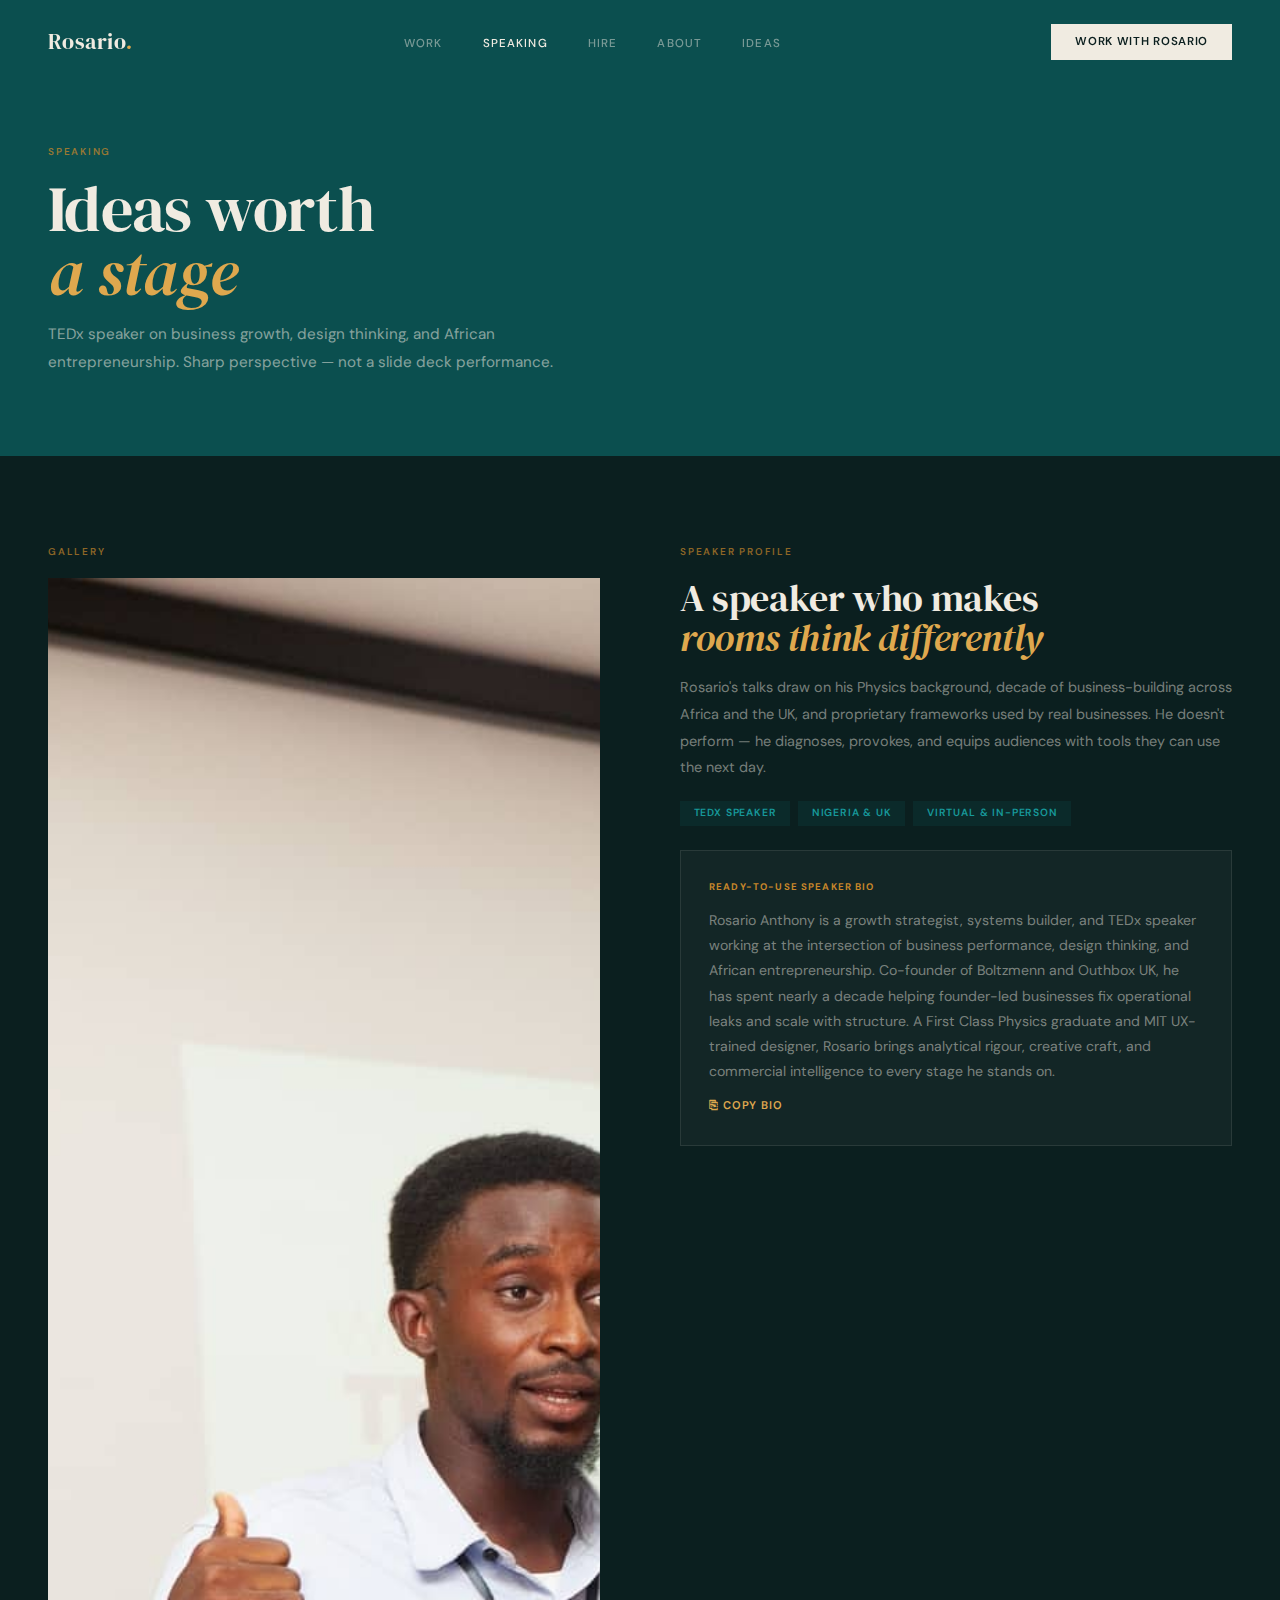
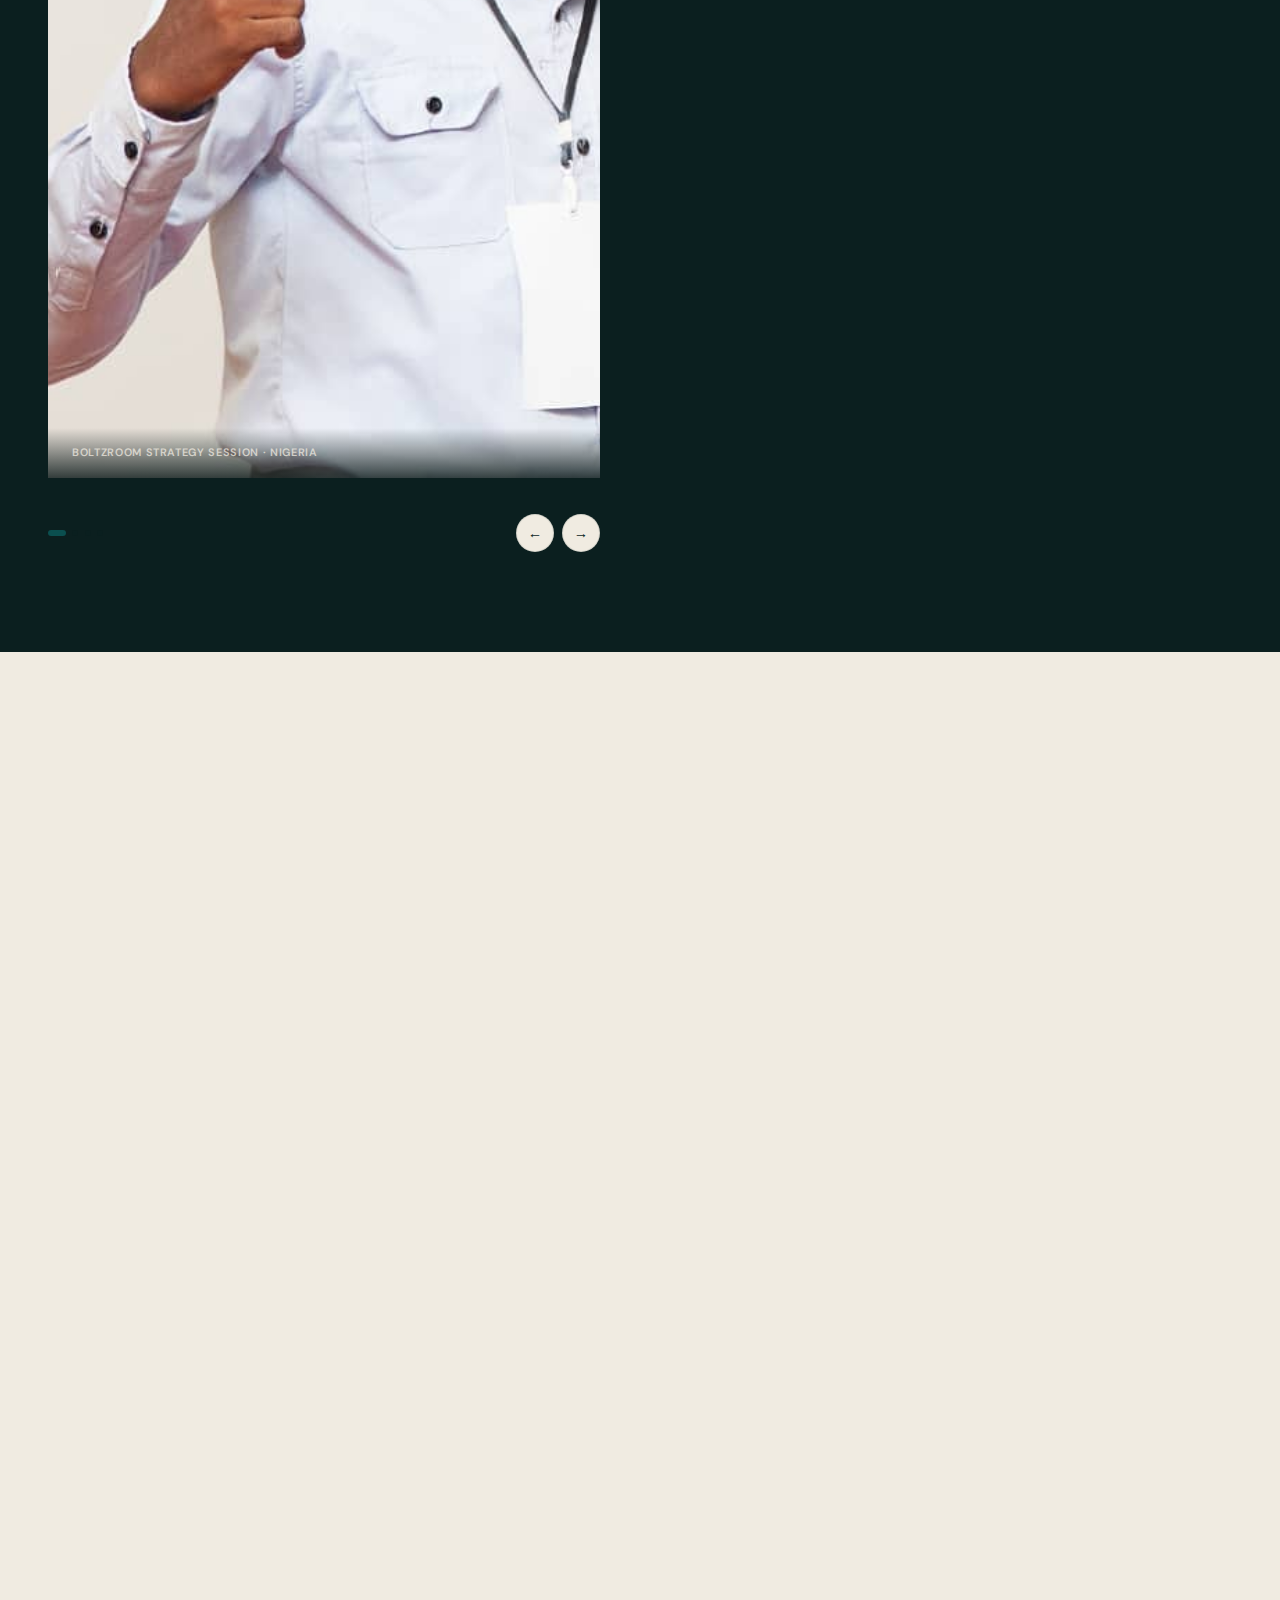
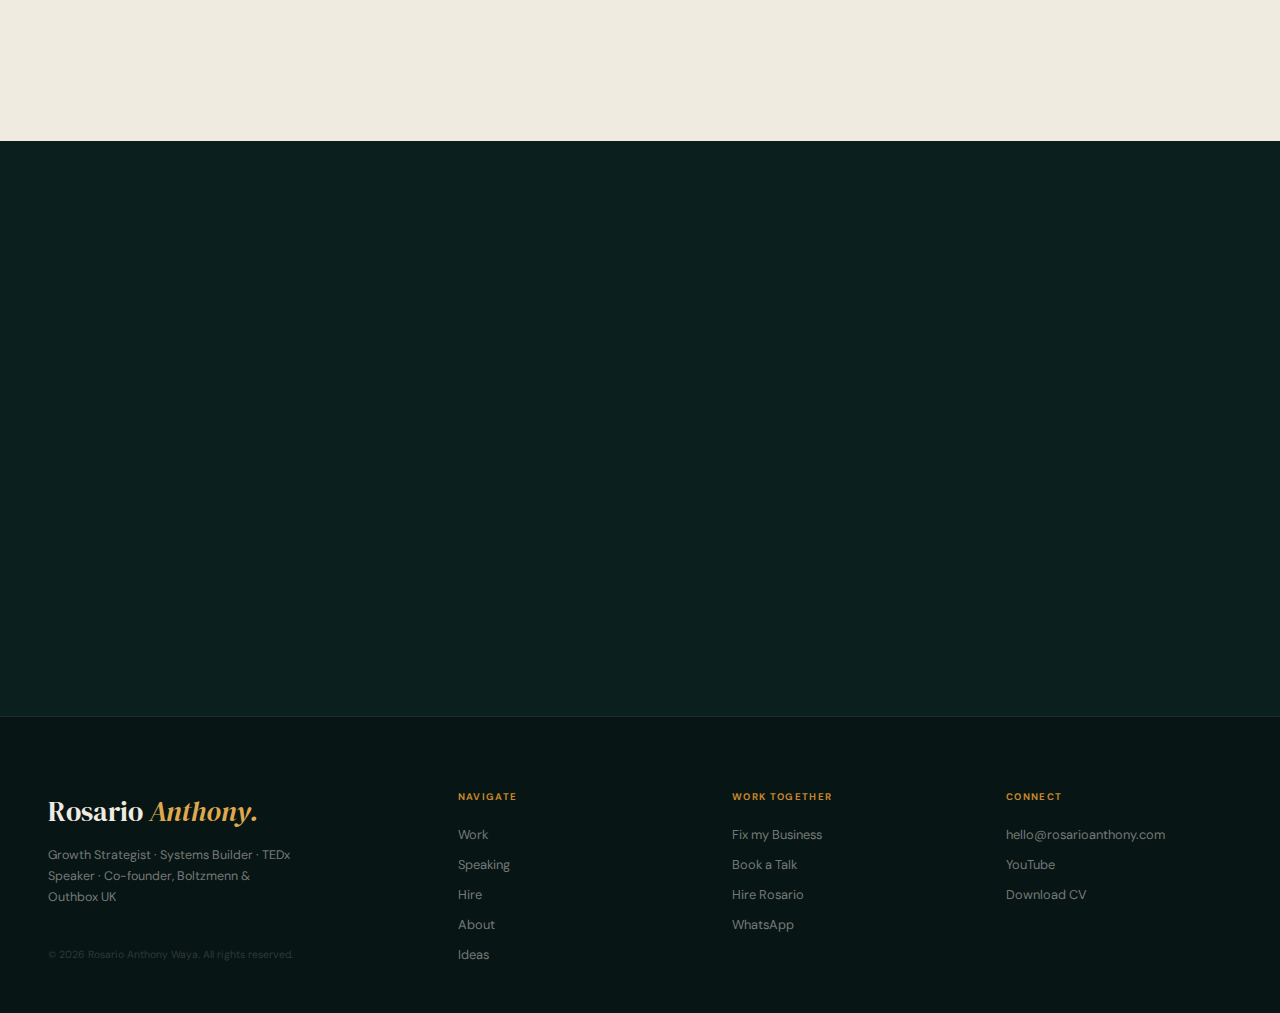
<file: speaking/index.html>
<!DOCTYPE html>
<html lang="en">
<head>
<meta charset="UTF-8"/>
<meta name="viewport" content="width=device-width, initial-scale=1.0"/>
<title>Speaking — Rosario Anthony</title>
<link rel="preconnect" href="https://fonts.googleapis.com"/>
<link rel="preconnect" href="https://fonts.gstatic.com" crossorigin/>
<link href="https://fonts.googleapis.com/css2?family=DM+Serif+Display:ital@0;1&family=DM+Sans:opsz,wght@9..40,300;9..40,400;9..40,500;9..40,600&display=swap" rel="stylesheet"/>
<style>
:root{
  --ink:#0B1F1F;--ink-d:#071515;
  --teal:#0B4F4F;--teal-m:#0E6B6B;--teal-l:#17999A;
  --cream:#F0EBE1;--cream-d:#E4DDD0;
  --ochre:#C8872A;--ochre-l:#DFA84E;
  --muted:rgba(240,235,225,0.48);
  --border:rgba(240,235,225,0.1);--border-m:rgba(240,235,225,0.2);
  --ink-muted:rgba(11,31,31,0.55);
  --ink-border:rgba(11,31,31,0.12);
}
*,*::before,*::after{margin:0;padding:0;box-sizing:border-box}
html{scroll-behavior:smooth}
body{font-family:'DM Sans',sans-serif;background:var(--ink);color:var(--cream);overflow-x:hidden;-webkit-font-smoothing:antialiased;line-height:1.6}
h1,h2,h3,h4{font-family:'DM Serif Display',serif;line-height:1.05;letter-spacing:-.01em}
em{font-style:italic}
a{text-decoration:none;color:inherit}
img{display:block;max-width:100%}

/* ── SHARED TYPE ── */
.eyebrow{font-size:.62rem;font-weight:600;letter-spacing:.18em;text-transform:uppercase;color:var(--ochre);margin-bottom:1.1rem;display:block}
.eyebrow-light{font-size:.62rem;font-weight:600;letter-spacing:.18em;text-transform:uppercase;color:rgba(200,135,42,.7);margin-bottom:1.1rem;display:block}
.eyebrow-ink{font-size:.62rem;font-weight:600;letter-spacing:.18em;text-transform:uppercase;color:var(--teal);margin-bottom:1.1rem;display:block}

/* ── BUTTONS ── */
.btn-dark{font-size:.72rem;font-weight:600;letter-spacing:.08em;text-transform:uppercase;color:var(--ink);background:var(--cream);padding:.85rem 2.25rem;transition:all .25s;display:inline-block}
.btn-dark:hover{background:var(--ochre-l);color:#fff}
.btn-outline-light{font-size:.72rem;font-weight:500;letter-spacing:.08em;text-transform:uppercase;color:var(--cream);border:1px solid var(--border-m);padding:.85rem 2.25rem;transition:all .25s;display:inline-block}
.btn-outline-light:hover{border-color:var(--cream);background:rgba(240,235,225,.07)}
.btn-teal{font-size:.72rem;font-weight:600;letter-spacing:.08em;text-transform:uppercase;color:var(--cream);background:var(--teal);padding:.85rem 2.25rem;transition:all .25s;display:inline-block}
.btn-teal:hover{background:var(--teal-m)}
.btn-outline-ink{font-size:.72rem;font-weight:500;letter-spacing:.08em;text-transform:uppercase;color:var(--ink);border:1px solid var(--ink-border);padding:.85rem 2.25rem;transition:all .25s;display:inline-block}
.btn-outline-ink:hover{border-color:var(--teal);color:var(--teal)}
.text-link-light{font-size:.72rem;font-weight:600;letter-spacing:.1em;text-transform:uppercase;color:var(--cream);display:inline-flex;align-items:center;gap:.55rem;border-bottom:1px solid var(--border-m);padding-bottom:.3rem;transition:all .2s}
.text-link-light:hover{color:var(--ochre-l);border-color:var(--ochre);gap:.85rem}
.text-link-ink{font-size:.72rem;font-weight:600;letter-spacing:.1em;text-transform:uppercase;color:var(--ink);display:inline-flex;align-items:center;gap:.55rem;border-bottom:1px solid var(--ink-border);padding-bottom:.3rem;transition:all .2s}
.text-link-ink:hover{color:var(--teal);border-color:var(--teal);gap:.85rem}

/* ── NAV ── */
nav.main-nav{position:fixed;top:0;left:0;right:0;z-index:200;display:flex;align-items:center;justify-content:space-between;padding:1.5rem 3rem;transition:all .4s}
nav.main-nav.solid{background:rgba(7,21,21,.95);backdrop-filter:blur(18px);border-bottom:1px solid var(--border);padding:1rem 3rem}
.nav-logo{font-family:'DM Serif Display',serif;font-size:1.4rem;font-weight:400;color:var(--cream);letter-spacing:.02em}
.nav-logo em{color:var(--ochre-l);font-style:italic}
.nav-links{display:flex;gap:2.5rem;list-style:none}
.nav-links a{font-size:.72rem;font-weight:500;color:var(--muted);letter-spacing:.1em;text-transform:uppercase;transition:color .2s}
.nav-links a:hover,.nav-links a.active{color:var(--cream)}
.nav-cta{font-size:.72rem;font-weight:600;color:var(--ink);background:var(--cream);padding:.55rem 1.5rem;letter-spacing:.06em;text-transform:uppercase;transition:all .2s}
.nav-cta:hover{background:var(--ochre-l);color:#fff}
.nav-hamburger{display:none;flex-direction:column;gap:5px;background:none;border:none;cursor:pointer;padding:.35rem}
.nav-hamburger span{display:block;width:22px;height:1.5px;background:var(--cream);border-radius:1px;transition:all .3s}
.nav-hamburger.open span:nth-child(1){transform:rotate(45deg) translate(5px,5px)}
.nav-hamburger.open span:nth-child(2){opacity:0}
.nav-hamburger.open span:nth-child(3){transform:rotate(-45deg) translate(5px,-5px)}
.mobile-menu{display:none;position:fixed;inset:0;background:var(--ink-d);z-index:199;padding:6rem 2.5rem 3rem;flex-direction:column}
.mobile-menu.open{display:flex}
.mobile-menu a{font-family:'DM Serif Display',serif;font-size:2.5rem;font-weight:400;color:var(--cream);padding:.6rem 0;border-bottom:1px solid var(--border);display:block;transition:color .2s}
.mobile-menu a:hover{color:var(--ochre-l)}
.mob-cta-link{margin-top:1.5rem;font-family:'DM Sans',sans-serif!important;font-size:.8rem!important;font-weight:600!important;letter-spacing:.1em;text-transform:uppercase;color:var(--ochre-l)!important;border-bottom:none!important}

/* ── PAGE HEADER BAND ── */
.page-band{padding:9rem 3rem 5rem;background:var(--teal)}
.page-band.dark{background:var(--ink-d)}
.page-band .eyebrow{color:rgba(200,135,42,.75)}
.page-band-h{font-size:clamp(2.5rem,5vw,4.5rem);font-weight:400;color:var(--cream);line-height:1;margin-bottom:1rem}
.page-band-h em{color:var(--ochre-l)}
.page-band-sub{font-size:.95rem;color:rgba(240,235,225,.55);max-width:520px;line-height:1.8}

/* ── SECTIONS ── */
.s-dark{background:var(--ink);color:var(--cream)}
.s-ink{background:var(--ink-d);color:var(--cream)}
.s-teal{background:var(--teal);color:var(--cream)}
.s-cream{background:var(--cream);color:var(--ink)}
.s-cream .eyebrow-ink{color:var(--teal)}
.s-cream h2,.s-cream h3{color:var(--ink)}
.s-cream h2 em,.s-cream h3 em{color:var(--teal)}
.pad{padding:5.5rem 3rem}
.pad-sm{padding:4rem 3rem}
.divider{border:none;border-top:1px solid var(--border);margin:0}
.divider-ink{border:none;border-top:1px solid var(--ink-border);margin:0}

/* ── TIMELINE ── */
.tl{position:relative;padding-left:2rem}
.tl::before{content:'';position:absolute;left:.5rem;top:.4rem;bottom:.4rem;width:1px;background:linear-gradient(to bottom,var(--teal),transparent)}
.tl-item{position:relative;margin-bottom:2rem}
.tl-dot{position:absolute;left:-1.6rem;top:.35rem;width:8px;height:8px;border-radius:50%;background:var(--teal);border:2px solid var(--ink)}
.tl-date{font-size:.65rem;font-weight:600;letter-spacing:.08em;text-transform:uppercase;color:var(--ochre-l);margin-bottom:.2rem}
.tl-title{font-size:.95rem;font-weight:600;color:var(--cream);margin-bottom:.1rem}
.tl-org{font-size:.82rem;color:var(--teal-l);font-weight:500}
.tl-desc{font-size:.8rem;color:var(--muted);margin-top:.3rem;line-height:1.6}
/* Cream timeline */
.s-cream .tl::before{background:linear-gradient(to bottom,var(--teal),transparent)}
.s-cream .tl-dot{background:var(--teal);border-color:var(--cream)}
.s-cream .tl-title{color:var(--ink)}
.s-cream .tl-org{color:var(--teal)}
.s-cream .tl-desc{color:var(--ink-muted)}

/* ── CONTACT PATHS ── */
.cp-list{display:flex;flex-direction:column}
.cp{display:block;padding:1.75rem 1.5rem;border-bottom:1px solid var(--border);text-decoration:none;border-left:2px solid transparent;transition:all .2s}
.cp:first-child{border-top:1px solid var(--border)}
.cp:hover{background:rgba(240,235,225,.03);border-left-color:var(--ochre)}
.cp-lbl{font-size:.58rem;font-weight:700;letter-spacing:.14em;text-transform:uppercase;color:var(--ochre);margin-bottom:.4rem}
.cp-title{font-family:'DM Serif Display',serif;font-size:1.3rem;font-weight:400;color:var(--cream);margin-bottom:.25rem}
.cp-desc{font-size:.78rem;color:var(--muted)}
.cp-arr{font-size:.62rem;font-weight:600;letter-spacing:.08em;text-transform:uppercase;color:var(--ochre-l);margin-top:.65rem;display:block;opacity:.6;transition:opacity .2s}
.cp:hover .cp-arr{opacity:1}

/* ── FOOTER ── */
footer.site-footer{padding:4.5rem 3rem 3rem;background:var(--ink-d);border-top:1px solid var(--border);display:grid;grid-template-columns:1.6fr 1fr 1fr 1fr;gap:3rem}
.footer-logo{font-family:'DM Serif Display',serif;font-size:1.75rem;font-weight:400;color:var(--cream);margin-bottom:.7rem}
.footer-logo em{color:var(--ochre-l)}
.footer-tagline{font-size:.78rem;color:var(--muted);line-height:1.65;max-width:250px}
.footer-copy{font-size:.65rem;color:rgba(240,235,225,.18);margin-top:2.5rem}
.fc-head{font-size:.6rem;font-weight:700;letter-spacing:.14em;text-transform:uppercase;color:var(--ochre);margin-bottom:1.25rem}
.fc-links{display:flex;flex-direction:column;gap:.6rem}
.fc-links a{font-size:.8rem;color:var(--muted);transition:color .2s}
.fc-links a:hover{color:var(--cream)}

/* ── MARQUEE ── */
.marquee-wrap{padding:1.4rem 0;border-bottom:1px solid var(--border);overflow:hidden;background:var(--ink)}
.marquee-track{display:flex;overflow:hidden;white-space:nowrap}
.marquee-inner{display:flex;align-items:center;animation:marquee 32s linear infinite;flex-shrink:0}
@keyframes marquee{from{transform:translateX(0)}to{transform:translateX(-100%)}}
.marquee-wrap:hover .marquee-inner{animation-play-state:paused}
.logo-item{font-size:.72rem;font-weight:600;letter-spacing:.1em;text-transform:uppercase;color:rgba(240,235,225,.32);padding:0 2.25rem;white-space:nowrap;transition:color .2s}
.logo-item:hover{color:rgba(240,235,225,.65)}
.logo-sep{color:var(--ochre-l);opacity:.3;font-size:.55rem;flex-shrink:0}

/* ── REVEAL ── */
.r{opacity:0;transform:translateY(22px);transition:opacity .75s ease,transform .75s ease}
.r.in{opacity:1;transform:none}
.r1{transition-delay:.08s}.r2{transition-delay:.18s}.r3{transition-delay:.28s}

/* ── RESPONSIVE ── */
@media(max-width:1024px){
  nav.main-nav{padding:1rem 1.25rem}
  nav.main-nav.solid{padding:.85rem 1.25rem}
  .nav-links,.nav-cta{display:none!important}
  .nav-hamburger{display:flex!important}
  .pad,.pad-sm,.page-band{padding-left:1.25rem;padding-right:1.25rem}
  .page-band{padding-top:7rem;padding-bottom:3.5rem}
  footer.site-footer{grid-template-columns:1fr 1fr;gap:2rem;padding:3rem 1.25rem 2rem}
}
@media(max-width:480px){
  footer.site-footer{grid-template-columns:1fr}
}

.sg-wrap{border-radius:0;overflow:hidden;position:relative;background:var(--ink-d);margin-bottom:1.5rem}
.sg-track{display:flex;transition:transform .5s cubic-bezier(.4,0,.2,1)}
.sg-slide{min-width:100%;aspect-ratio:4/3;position:relative;flex-shrink:0}
.sg-slide img{width:100%;height:100%;object-fit:cover;display:block}
.sg-cap{position:absolute;bottom:0;left:0;right:0;padding:1rem 1.5rem;background:linear-gradient(to top,rgba(7,21,21,.8),transparent);font-size:.68rem;font-weight:600;color:rgba(240,235,225,.75);letter-spacing:.06em;text-transform:uppercase}
.sg-controls{display:flex;align-items:center;justify-content:space-between;padding:.75rem 0}
.sg-arrows{display:flex;gap:.5rem}
.sg-btn{width:38px;height:38px;border-radius:50%;border:1px solid var(--ink-border);background:var(--cream);color:var(--ink);cursor:pointer;font-size:.9rem;display:flex;align-items:center;justify-content:center;transition:all .2s}
.sg-btn:hover{background:var(--teal);border-color:var(--teal);color:var(--cream)}
.sg-dots{display:flex;gap:.4rem;align-items:center}
.sg-dot{width:6px;height:6px;border-radius:50%;background:var(--ink-border);cursor:pointer;transition:all .2s}
.sg-dot.on{background:var(--teal);width:18px;border-radius:3px}
.topic-list{display:flex;flex-direction:column;border-top:1px solid var(--border)}
.topic{padding:1.5rem 0;border-bottom:1px solid var(--border);cursor:default;transition:padding .2s}
.topic:hover{padding-left:.75rem}
.topic-n{font-size:.65rem;color:var(--ochre-l);font-family:'DM Serif Display',serif;margin-bottom:.4rem}
.topic-title{font-family:'DM Serif Display',serif;font-size:1.1rem;font-weight:400;color:var(--cream);margin-bottom:.3rem}
.topic-sub{font-size:.78rem;color:var(--muted)}
.topic-tags{display:flex;gap:.4rem;flex-wrap:wrap;margin-top:.5rem}
.topic-tag{font-size:.6rem;font-weight:600;letter-spacing:.08em;text-transform:uppercase;color:var(--teal-l);background:rgba(14,107,107,.15);padding:.18rem .6rem}
.appear-item{display:flex;gap:1.25rem;padding:1.25rem 0;border-bottom:1px solid var(--border);align-items:flex-start}
.appear-icon{width:44px;height:44px;background:rgba(240,235,225,.06);display:flex;align-items:center;justify-content:center;font-size:1.25rem;flex-shrink:0}
.appear-title{font-size:.9rem;font-weight:600;color:var(--cream);margin-bottom:.2rem}
.appear-meta{font-size:.75rem;color:var(--muted)}
.appear-badge{display:inline-block;font-size:.58rem;font-weight:700;letter-spacing:.1em;text-transform:uppercase;background:var(--teal);color:var(--cream);padding:.15rem .55rem;margin-left:.5rem;vertical-align:middle}
.bio-box{background:rgba(240,235,225,.04);border:1px solid var(--border);padding:1.75rem;margin-top:1.5rem}
.bio-lbl{font-size:.6rem;font-weight:700;letter-spacing:.12em;text-transform:uppercase;color:var(--ochre);margin-bottom:.85rem}
.bio-text{font-size:.88rem;line-height:1.78;color:var(--muted)}
.bio-copy{font-size:.7rem;font-weight:600;letter-spacing:.08em;text-transform:uppercase;color:var(--ochre-l);margin-top:.85rem;cursor:pointer;display:inline-flex;align-items:center;gap:.4rem;transition:gap .2s}
.bio-copy:hover{gap:.65rem}
.booking-box{background:var(--teal);padding:2.75rem;margin-top:1.5rem}
.booking-h{font-family:'DM Serif Display',serif;font-size:1.5rem;color:var(--cream);margin-bottom:.75rem;line-height:1.2}
.booking-body{font-size:.85rem;line-height:1.75;color:rgba(240,235,225,.65);margin-bottom:1.75rem}
@media(max-width:1024px){.two-col-sp{grid-template-columns:1fr!important}}
</style>
</head>
<body>
<nav class="main-nav" id="nav">
  <a href="../index.html" class="nav-logo">Rosario<em>.</em></a>
  <ul class="nav-links">
    <li><a href="../work/index.html">Work</a></li>
    <li><a href="../speaking/index.html" class="active">Speaking</a></li>
    <li><a href="../hire/index.html">Hire</a></li>
    <li><a href="../about/index.html">About</a></li>
    <li><a href="../blog/index.html">Ideas</a></li>
  </ul>
  <a href="../index.html#contact" class="nav-cta">Work With Rosario</a>
  <button class="nav-hamburger" id="hamburger" style="display:none"><span></span><span></span><span></span></button>
</nav>
<nav class="mobile-menu" id="mob-menu">
  <a href="../work/index.html">Work</a>
  <a href="../speaking/index.html">Speaking</a>
  <a href="../hire/index.html">Hire</a>
  <a href="../about/index.html">About</a>
  <a href="../blog/index.html">Ideas</a>
  <a href="../index.html#contact" class="mob-cta-link">Work With Rosario →</a>
</nav>

<div class="page-band">
  <span class="eyebrow">Speaking</span>
  <h1 class="page-band-h">Ideas worth<br/><em>a stage</em></h1>
  <p class="page-band-sub">TEDx speaker on business growth, design thinking, and African entrepreneurship. Sharp perspective — not a slide deck performance.</p>
</div>

<section class="s-dark pad">
  <div style="display:grid;grid-template-columns:1fr 1fr;gap:5rem;align-items:start" class="two-col-sp r">
    <div>
      <span class="eyebrow-light">Gallery</span>
      <div class="sg-wrap">
        <div class="sg-track" id="sg-track">
          <div class="sg-slide"><img src="../images/speaking-stage.jpg" alt="BoltzRoom Session"/><div class="sg-cap">BoltzRoom Strategy Session · Nigeria</div></div>
          <div class="sg-slide"><img src="../images/speaking-secondary.jpg" alt="Workshop"/><div class="sg-cap">Workshop Facilitation · Nigeria</div></div>
          <div class="sg-slide"><img src="../images/about-preview.jpg" alt="Masterclass"/><div class="sg-cap">Strategy Masterclass · Lagos</div></div>
          <div class="sg-slide"><img src="../images/video-thumb.jpg" alt="Live session"/><div class="sg-cap">BoltzRoom Live Session</div></div>
        </div>
      </div>
      <div class="sg-controls">
        <div class="sg-dots" id="sg-dots"></div>
        <div class="sg-arrows">
          <button class="sg-btn" onclick="sgMove(-1)">←</button>
          <button class="sg-btn" onclick="sgMove(1)">→</button>
        </div>
      </div>
    </div>
    <div>
      <span class="eyebrow-light">Speaker Profile</span>
      <h2 style="font-size:clamp(1.8rem,3vw,2.75rem);font-weight:400;color:var(--cream);line-height:1.05;margin-bottom:1rem">A speaker who makes<br/><em style="color:var(--ochre-l)">rooms think differently</em></h2>
      <p style="font-size:.9rem;line-height:1.85;color:var(--muted);margin-bottom:1.25rem">Rosario's talks draw on his Physics background, decade of business-building across Africa and the UK, and proprietary frameworks used by real businesses. He doesn't perform — he diagnoses, provokes, and equips audiences with tools they can use the next day.</p>
      <div style="display:flex;gap:.5rem;flex-wrap:wrap;margin-bottom:1.5rem">
        <span style="font-size:.65rem;font-weight:600;letter-spacing:.08em;text-transform:uppercase;color:var(--teal-l);background:rgba(14,107,107,.15);padding:.28rem .85rem">TEDx Speaker</span>
        <span style="font-size:.65rem;font-weight:600;letter-spacing:.08em;text-transform:uppercase;color:var(--teal-l);background:rgba(14,107,107,.15);padding:.28rem .85rem">Nigeria & UK</span>
        <span style="font-size:.65rem;font-weight:600;letter-spacing:.08em;text-transform:uppercase;color:var(--teal-l);background:rgba(14,107,107,.15);padding:.28rem .85rem">Virtual & In-Person</span>
      </div>
      <div class="bio-box">
        <div class="bio-lbl">Ready-to-use speaker bio</div>
        <div class="bio-text" id="bio-text">Rosario Anthony is a growth strategist, systems builder, and TEDx speaker working at the intersection of business performance, design thinking, and African entrepreneurship. Co-founder of Boltzmenn and Outhbox UK, he has spent nearly a decade helping founder-led businesses fix operational leaks and scale with structure. A First Class Physics graduate and MIT UX-trained designer, Rosario brings analytical rigour, creative craft, and commercial intelligence to every stage he stands on.</div>
        <div class="bio-copy" onclick="navigator.clipboard.writeText(document.getElementById('bio-text').textContent).then(()=>{this.textContent='✓ Copied'});setTimeout(()=>{this.innerHTML='⎘ Copy bio'},2200)">⎘ Copy bio</div>
      </div>
    </div>
  </div>
</section>

<section class="s-cream pad">
  <div style="display:grid;grid-template-columns:1.2fr 1fr;gap:6rem;align-items:start" class="two-col-sp r">
    <div>
      <span class="eyebrow-ink">Signature Topics</span>
      <h2 style="font-size:clamp(1.8rem,3vw,2.75rem);font-weight:400;color:var(--ink);line-height:1;margin-bottom:2rem">What Rosario<br/><em style="color:var(--teal)">speaks about</em></h2>
      <div class="topic-list">
        <div class="topic"><div class="topic-n">01</div><div class="topic-title">Why businesses fail at customer experience</div><div class="topic-sub">Structural reasons — and the S.E.E. Them™ framework to fix it</div><div class="topic-tags"><span class="topic-tag">Keynote</span><span class="topic-tag">Workshop</span><span class="topic-tag">45–60 min</span></div></div>
        <div class="topic"><div class="topic-n">02</div><div class="topic-title">Design thinking as a growth tool for African SMEs</div><div class="topic-sub">Practical, not theoretical — with real market examples</div><div class="topic-tags"><span class="topic-tag">Keynote</span><span class="topic-tag">Masterclass</span><span class="topic-tag">45–90 min</span></div></div>
        <div class="topic"><div class="topic-n">03</div><div class="topic-title">From idea to impact: building businesses that scale</div><div class="topic-sub">The systems behind sustainable African business performance</div><div class="topic-tags"><span class="topic-tag">Keynote</span><span class="topic-tag">Panel</span><span class="topic-tag">30–60 min</span></div></div>
        <div class="topic"><div class="topic-n">04</div><div class="topic-title">The fintech explosion in Nigeria</div><div class="topic-sub">What it means for traditional businesses trying to compete</div><div class="topic-tags"><span class="topic-tag">Panel</span><span class="topic-tag">30–45 min</span></div></div>
        <div class="topic"><div class="topic-n">05</div><div class="topic-title">Physics, design, and solving hard business problems</div><div class="topic-sub">A different way of thinking about what's actually wrong</div><div class="topic-tags"><span class="topic-tag">Keynote</span><span class="topic-tag">45–60 min</span></div></div>
      </div>
    </div>
    <div>
      <span class="eyebrow-ink">Past Appearances</span>
      <div>
        <div class="appear-item"><div class="appear-icon">🎤</div><div><div class="appear-title" style="color:var(--ink)">TEDxBauchi <span class="appear-badge">TEDx</span></div><div class="appear-meta" style="color:var(--ink-muted)">August 2019 · Bauchi · Economic Empowerment & Problem-Solving Mindset in Africa</div></div></div>
        <div class="appear-item"><div class="appear-icon">📋</div><div><div class="appear-title" style="color:var(--ink)">TEDxGwallameji — Curator <span class="appear-badge">TEDx</span></div><div class="appear-meta" style="color:var(--ink-muted)">January 2018 · Bauchi · Curated and led the full event programme</div></div></div>
        <div class="appear-item"><div class="appear-icon">🏢</div><div><div class="appear-title" style="color:var(--ink)">BoltzRoom Strategy Sessions</div><div class="appear-meta" style="color:var(--ink-muted)">Quarterly · Nigeria · Founder & Host · Strategy, accountability, community</div></div></div>
        <div class="appear-item"><div class="appear-icon">🎓</div><div><div class="appear-title" style="color:var(--ink)">Badagry Business Summit</div><div class="appear-meta" style="color:var(--ink-muted)">2025 · Badagry · Speaker · Made To Grow: Building the Next Big Business</div></div></div>
        <div class="appear-item"><div class="appear-icon">✏️</div><div><div class="appear-title" style="color:var(--ink)">Design Factory — Training Programme</div><div class="appear-meta" style="color:var(--ink-muted)">Ongoing · Nigeria · Founder · Practical design for African creatives</div></div></div>
      </div>
    </div>
  </div>
</section>

<section class="s-dark pad">
  <div style="display:grid;grid-template-columns:1fr 1fr;gap:6rem;align-items:start" class="two-col-sp r">
    <div>
      <span class="eyebrow-light">Available formats</span>
      <h2 style="font-size:clamp(1.8rem,3vw,2.75rem);font-weight:400;color:var(--cream);line-height:1;margin-bottom:1.5rem">Book Rosario<br/>for your <em style="color:var(--ochre-l)">next event</em></h2>
      <p style="font-size:.9rem;line-height:1.85;color:var(--muted);margin-bottom:2rem">Available for startup summits, corporate conferences, university entrepreneurship weeks, and accelerator demo days. In-person across Nigeria, Equatorial Guinea, and the UK. Virtual globally.</p>
      <div style="display:flex;flex-wrap:wrap;gap:.5rem;margin-bottom:2rem">
        <span style="font-size:.65rem;font-weight:600;letter-spacing:.08em;text-transform:uppercase;color:var(--teal-l);background:rgba(14,107,107,.15);padding:.28rem .85rem">Keynote</span>
        <span style="font-size:.65rem;font-weight:600;letter-spacing:.08em;text-transform:uppercase;color:var(--teal-l);background:rgba(14,107,107,.15);padding:.28rem .85rem">Panel</span>
        <span style="font-size:.65rem;font-weight:600;letter-spacing:.08em;text-transform:uppercase;color:var(--teal-l);background:rgba(14,107,107,.15);padding:.28rem .85rem">Masterclass</span>
        <span style="font-size:.65rem;font-weight:600;letter-spacing:.08em;text-transform:uppercase;color:var(--teal-l);background:rgba(14,107,107,.15);padding:.28rem .85rem">Workshop</span>
        <span style="font-size:.65rem;font-weight:600;letter-spacing:.08em;text-transform:uppercase;color:var(--teal-l);background:rgba(14,107,107,.15);padding:.28rem .85rem">Corporate Training</span>
        <span style="font-size:.65rem;font-weight:600;letter-spacing:.08em;text-transform:uppercase;color:var(--teal-l);background:rgba(14,107,107,.15);padding:.28rem .85rem">Podcast Guest</span>
      </div>
    </div>
    <div>
      <div class="booking-box">
        <div class="booking-h">Make a speaking enquiry</div>
        <p class="booking-body">Rosario reads every enquiry personally. Include your event date, audience size, and topic area for the fastest response.</p>
        <a href="mailto:hello@rosarioanthony.com?subject=Speaking%20Enquiry" class="btn-dark">Send Enquiry →</a>
      </div>
      <div style="background:rgba(240,235,225,.04);border:1px solid var(--border);padding:1.35rem;display:flex;align-items:center;gap:1rem;margin-top:1rem">
        <div style="font-size:1.5rem;flex-shrink:0">📄</div>
        <div><div style="font-size:.88rem;font-weight:600;color:var(--cream);margin-bottom:.2rem">Speaker Kit</div><p style="font-size:.75rem;color:var(--muted)">Bio, headshot, topics & requirements — ready for your event team.</p></div>
        <a href="mailto:hello@rosarioanthony.com?subject=Speaker%20Kit%20Request" style="margin-left:auto;font-size:.68rem;font-weight:700;letter-spacing:.06em;text-transform:uppercase;color:var(--ochre-l);white-space:nowrap;border-bottom:1px solid rgba(223,168,78,.3);padding-bottom:.15rem">Request →</a>
      </div>
    </div>
  </div>
</section>

<script>
(function(){
  var cur=0;var slides=document.querySelectorAll('.sg-slide');var dots=document.getElementById('sg-dots');
  if(!slides.length)return;
  slides.forEach(function(_,i){var d=document.createElement('div');d.className='sg-dot'+(i===0?' on':'');d.onclick=function(){sgGo(i)};dots.appendChild(d)});
  window.sgMove=function(dir){sgGo(cur+dir)};
  window.sgGo=function(n){cur=(n+slides.length)%slides.length;document.getElementById('sg-track').style.transform='translateX(-'+cur*100+'%)';document.querySelectorAll('.sg-dot').forEach(function(d,i){d.className='sg-dot'+(i===cur?' on':'')})};
  setInterval(function(){sgGo(cur+1)},5000);
})();
</script>

<footer class="site-footer">
  <div>
    <div class="footer-logo">Rosario <em>Anthony.</em></div>
    <p class="footer-tagline">Growth Strategist · Systems Builder · TEDx Speaker · Co-founder, Boltzmenn & Outhbox UK</p>
    <div class="footer-copy">© 2026 Rosario Anthony Waya. All rights reserved.</div>
  </div>
  <div>
    <div class="fc-head">Navigate</div>
    <div class="fc-links">
      <a href="../work/index.html">Work</a>
      <a href="../speaking/index.html">Speaking</a>
      <a href="../hire/index.html">Hire</a>
      <a href="../about/index.html">About</a>
      <a href="../blog/index.html">Ideas</a>
    </div>
  </div>
  <div>
    <div class="fc-head">Work Together</div>
    <div class="fc-links">
      <a href="mailto:hello@rosarioanthony.com">Fix my Business</a>
      <a href="../speaking/index.html">Book a Talk</a>
      <a href="../hire/index.html">Hire Rosario</a>
      <a href="https://wa.me/2348000000000">WhatsApp</a>
    </div>
  </div>
  <div>
    <div class="fc-head">Connect</div>
    <div class="fc-links">
      <a href="mailto:hello@rosarioanthony.com">hello@rosarioanthony.com</a>
      <a href="https://www.youtube.com/@AnthonyWaya" target="_blank">YouTube</a>
      <a href="https://drive.google.com/file/d/11ZRyiIasd6m1AeuhAcmXV1Za7mkOjEvl/view" target="_blank">Download CV</a>
    </div>
  </div>
</footer>
<script>
const obs=new IntersectionObserver(e=>{e.forEach(x=>{if(x.isIntersecting){x.target.classList.add('in');obs.unobserve(x.target)}})},{threshold:.07});
document.querySelectorAll('.r').forEach(el=>obs.observe(el));
window.addEventListener('scroll',()=>document.getElementById('nav').classList.toggle('solid',scrollY>60));
function setNav(){const m=window.innerWidth<1024;const hb=document.getElementById('hamburger');const nl=document.querySelector('.nav-links');const nc=document.querySelector('.nav-cta');if(hb)hb.style.display=m?'flex':'none';if(nl)nl.style.display=m?'none':'flex';if(nc)nc.style.display=m?'none':'';}
setNav();window.addEventListener('resize',setNav);
const hb=document.getElementById('hamburger');const mob=document.getElementById('mob-menu');
if(hb)hb.addEventListener('click',()=>{const o=!mob.classList.contains('open');mob.classList.toggle('open',o);hb.classList.toggle('open',o);document.body.style.overflow=o?'hidden':'';});
const t=document.getElementById('ms-track');if(t){let d=false,sx=0,sl=0;t.addEventListener('mousedown',e=>{d=true;sx=e.pageX-t.offsetLeft;sl=t.scrollLeft});t.addEventListener('mouseleave',()=>d=false);t.addEventListener('mouseup',()=>d=false);t.addEventListener('mousemove',e=>{if(!d)return;e.preventDefault();t.scrollLeft=sl-(e.pageX-t.offsetLeft-sx)*1.4});}
</script>
</body>
</html>
</file>
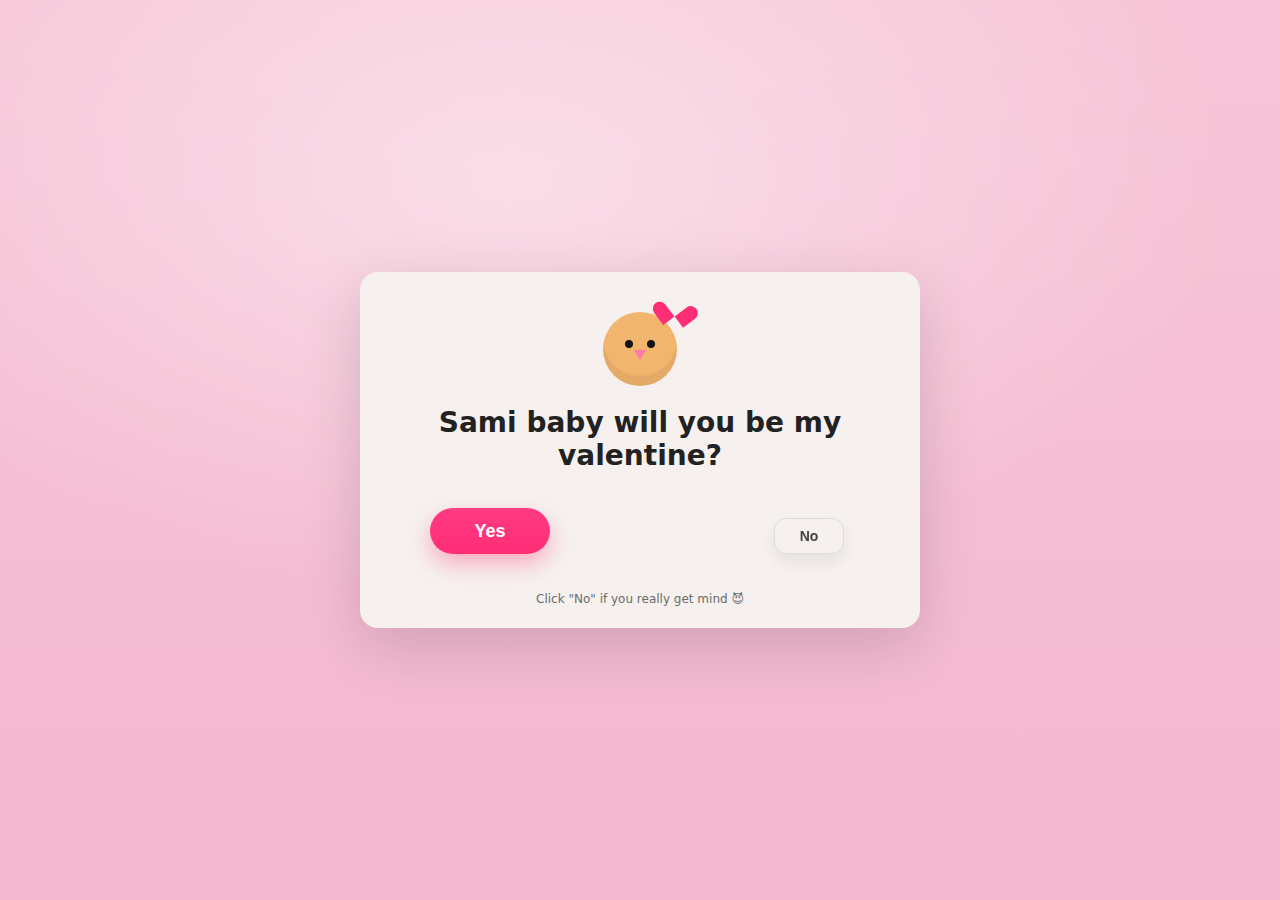
<file: babygirl/val/index.html>
<!doctype html>
<html lang="en">
<head>
  <meta charset="utf-8" />
  <meta name="viewport" content="width=device-width, initial-scale=1" />
  <title>Will you be my Valentine?</title>
  <style>
    :root{
      --bg1:#f7c6d8;
      --bg2:#f3b7cf;
      --card:#f6f1ee;
      --shadow: 0 18px 60px rgba(0,0,0,.15);
      --yes:#ff3b83;
      --yes2:#ff2d75;
      --text:#222;
      --muted:#6b6b6b;
    }

    *{box-sizing:border-box}
    body{
      margin:0;
      min-height:100svh;
      display:grid;
      place-items:center;
      font-family: system-ui, -apple-system, Segoe UI, Roboto, Arial, sans-serif;
      background: radial-gradient(1200px 700px at 40% 20%, rgba(255,255,255,.45), transparent 60%),
                  linear-gradient(180deg, var(--bg1), var(--bg2));
      overflow:hidden;
    }

    .wrap{
      width:min(720px, 92vw);
      padding:28px;
      display:grid;
      place-items:center;
    }

    .card{
      width:min(560px, 92vw);
      background: var(--card);
      border-radius:18px;
      box-shadow: var(--shadow);
      padding:34px 26px 22px;
      text-align:center;
      position:relative;
    }

    .emoji{
      width:86px;
      height:86px;
      margin:0 auto 14px;
      display:grid;
      place-items:center;
      position:relative;
    }
    .emoji .face{
      width:74px;height:74px;border-radius:50%;
      background:#f2b56e;
      position:relative;
      box-shadow: inset 0 -10px 0 rgba(0,0,0,.06);
    }
    .eye{position:absolute; top:28px; width:8px; height:8px; border-radius:50%; background:#111;}
    .eye.left{left:22px;}
    .eye.right{right:22px;}
    .beak{
      position:absolute; left:50%; top:38px; transform:translateX(-50%);
      width:0; height:0;
      border-left:6px solid transparent;
      border-right:6px solid transparent;
      border-top:10px solid #ff7aa8;
    }
    .heart{
      position:absolute;
      right:-2px; top:-6px;
      width:26px; height:26px;
      transform: rotate(8deg);
    }
    .heart:before, .heart:after{
      content:"";
      position:absolute;
      width:14px;height:22px;
      background:#ff2d75;
      border-radius:14px 14px 0 0;
      left:6px; top:4px;
      transform: rotate(-45deg);
      transform-origin: 0 100%;
    }
    .heart:after{
      transform: rotate(45deg);
      transform-origin: 100% 100%;
      left:12px;
    }

    h1{
      margin:0 0 18px;
      font-size: clamp(20px, 3.2vw, 28px);
      font-weight: 800;
      color: var(--text);
    }

    .stage{
      margin-top: 12px;
      height: 90px;
      position: relative;
      /* This is the playground where "No" runs around */
      width: min(440px, 84vw);
      margin-inline:auto;
    }

    .btn{
      border:0;
      cursor:pointer;
      font-weight:800;
      border-radius:999px;
      padding:14px 28px;
      font-size:18px;
      line-height:1;
      user-select:none;
      -webkit-tap-highlight-color: transparent;
      transition: transform .12s ease, box-shadow .12s ease, filter .12s ease;
    }
    .btn:active{ transform: scale(.98); }

    .yes{
      background: linear-gradient(180deg, var(--yes), var(--yes2));
      color:white;
      box-shadow: 0 10px 22px rgba(255,45,117,.35);
      position:absolute;
      left: 10px;
      top: 18px;
      min-width: 120px;
    }
    .yes:hover{ filter: brightness(1.03); }

    /* The "No" button is positioned absolutely so we can move it */
    .no{
      position:absolute;
      left: 290px;
      top: 28px;
      background: transparent;
      color: #333;
      padding: 10px 16px;
      font-size: 14px;
      font-weight:700;
      border-radius: 12px;
      border: 1px solid rgba(0,0,0,.10);
      opacity: .92;
      min-width: 70px;
      box-shadow: 0 8px 18px rgba(0,0,0,.08);
      backdrop-filter: blur(4px);
    }
    .no:hover{ opacity: 1; }

    .hint{
      margin-top: 12px;
      font-size: 12px;
      color: var(--muted);
    }

    .toast{
      position: fixed;
      inset:auto 0 18px 0;
      margin:auto;
      width: min(520px, 92vw);
      background: rgba(0,0,0,.80);
      color:#fff;
      padding: 12px 14px;
      border-radius: 14px;
      text-align:center;
      font-size: 14px;
      opacity:0;
      transform: translateY(12px);
      transition: opacity .25s ease, transform .25s ease;
      pointer-events:none;
    }
    .toast.show{
      opacity:1;
      transform: translateY(0);
    }

    /* Small screens: keep everything comfy */
    @media (max-width: 420px){
      .card{ padding:30px 18px 18px; }
      .stage{ height: 98px; }
      .yes{ left: 6px; }
    }
  </style>
</head>

<body>
  <div class="wrap">
    <div class="card" role="main" aria-label="Valentine card">
      <div class="emoji" aria-hidden="true">
        <div class="face">
          <span class="eye left"></span>
          <span class="eye right"></span>
          <span class="beak"></span>
        </div>
        <span class="heart"></span>
      </div>

      <h1><span id="name">SAMI,</span> will you be my valentine?</h1>

      <div class="stage" id="stage" aria-label="Buttons area">
        <button class="btn yes" id="yesBtn">Yes</button>
        <button class="btn no" id="noBtn" aria-label="No (good luck catching it)">No</button>
      </div>

      <div class="hint" id="hint">Click "No" if you really get mind 😈</div>
    </div>
  </div>

  <div class="toast" id="toast"></div>

  <script>
    // ----- Quick config -----
    // Change the name here:
    const PERSON_NAME = "Sami baby";

    // How close the pointer can get before "No" runs away (in pixels)
    const DODGE_RADIUS = 40;

    // Extra spacing from stage edges so the button doesn't clip
    const EDGE_PADDING = 8;

    // ------------------------
    document.getElementById("name").textContent = PERSON_NAME;

    const stage = document.getElementById("stage");
    const noBtn = document.getElementById("noBtn");
    const yesBtn = document.getElementById("yesBtn");
    const toast = document.getElementById("toast");

    // Place No safely inside stage at start
    function clamp(v, min, max){ return Math.max(min, Math.min(max, v)); }

    function getRect(el){ return el.getBoundingClientRect(); }

    function setNoPosition(x, y){
      // x/y are within stage coordinates
      noBtn.style.left = `${x}px`;
      noBtn.style.top  = `${y}px`;
    }

    function randomSpotAwayFrom(pointerX, pointerY){
      const s = getRect(stage);
      const b = getRect(noBtn);

      const maxX = s.width - b.width - EDGE_PADDING;
      const maxY = s.height - b.height - EDGE_PADDING;

      // Try multiple random positions until we find one far enough
      for (let i = 0; i < 25; i++){
        const x = EDGE_PADDING + Math.random() * maxX;
        const y = EDGE_PADDING + Math.random() * maxY;

        const btnCenterX = s.left + x + b.width/2;
        const btnCenterY = s.top  + y + b.height/2;

        const dx = btnCenterX - pointerX;
        const dy = btnCenterY - pointerY;
        const dist = Math.hypot(dx, dy);

        if (dist > DODGE_RADIUS + 40) return { x, y };
      }

      // Fallback: just pick anything inside
      return {
        x: EDGE_PADDING + Math.random() * maxX,
        y: EDGE_PADDING + Math.random() * maxY
      };
    }

    function moveNoAway(pointerX, pointerY){
      const spot = randomSpotAwayFrom(pointerX, pointerY);
      setNoPosition(spot.x, spot.y);
    }

    function pointerNearNo(pointerX, pointerY){
      const b = getRect(noBtn);
      const cx = b.left + b.width / 2;
      const cy = b.top  + b.height / 2;
      const dist = Math.hypot(cx - pointerX, cy - pointerY);
      return dist < DODGE_RADIUS;
    }

    // Desktop mouse movement
    window.addEventListener("mousemove", (e) => {
      if (pointerNearNo(e.clientX, e.clientY)){
        moveNoAway(e.clientX, e.clientY);
      }
    }, { passive: true });

    // Mobile touch movement
    window.addEventListener("touchstart", (e) => {
      const t = e.touches && e.touches[0];
      if (!t) return;
      if (pointerNearNo(t.clientX, t.clientY)){
        moveNoAway(t.clientX, t.clientY);
      }
    }, { passive: true });

    window.addEventListener("touchmove", (e) => {
      const t = e.touches && e.touches[0];
      if (!t) return;
      if (pointerNearNo(t.clientX, t.clientY)){
        moveNoAway(t.clientX, t.clientY);
      }
    }, { passive: true });

    // Extra: if they manage to click No, still dodge (and tease)
    noBtn.addEventListener("click", (e) => {
      const x = e.clientX || (e.touches && e.touches[0]?.clientX) || (getRect(noBtn).left);
      const y = e.clientY || (e.touches && e.touches[0]?.clientY) || (getRect(noBtn).top);
      moveNoAway(x, y);
      showToast("Nice try 😭");
    });

    // Yes behavior
    yesBtn.addEventListener("click", () => {
      showToast("Yessss! 💖 Screenshot this and send it 😌");
      // Optional: replace card content after yes
      setTimeout(() => {
        document.querySelector("h1").textContent = "Deal sealed 💍💖";
        document.getElementById("hint").textContent = "Now go and buy my val gift 😄";
        noBtn.style.display = "none";
        yesBtn.textContent = "Aww 😭";
      }, 500);
    });

    // Initial positioning so No starts “far”
    function init(){
      // Put No toward the right, but still inside
      const s = getRect(stage);
      const b = getRect(noBtn);

      const startX = clamp(s.width - b.width - 16, EDGE_PADDING, s.width - b.width - EDGE_PADDING);
      const startY = clamp(28, EDGE_PADDING, s.height - b.height - EDGE_PADDING);
      setNoPosition(startX, startY);
    }
    window.addEventListener("load", init);
    window.addEventListener("resize", init);

    function showToast(msg){
      toast.textContent = msg;
      toast.classList.add("show");
      clearTimeout(showToast._t);
      showToast._t = setTimeout(() => toast.classList.remove("show"), 1800);
    }
  </script>
</body>
</html>
</file>
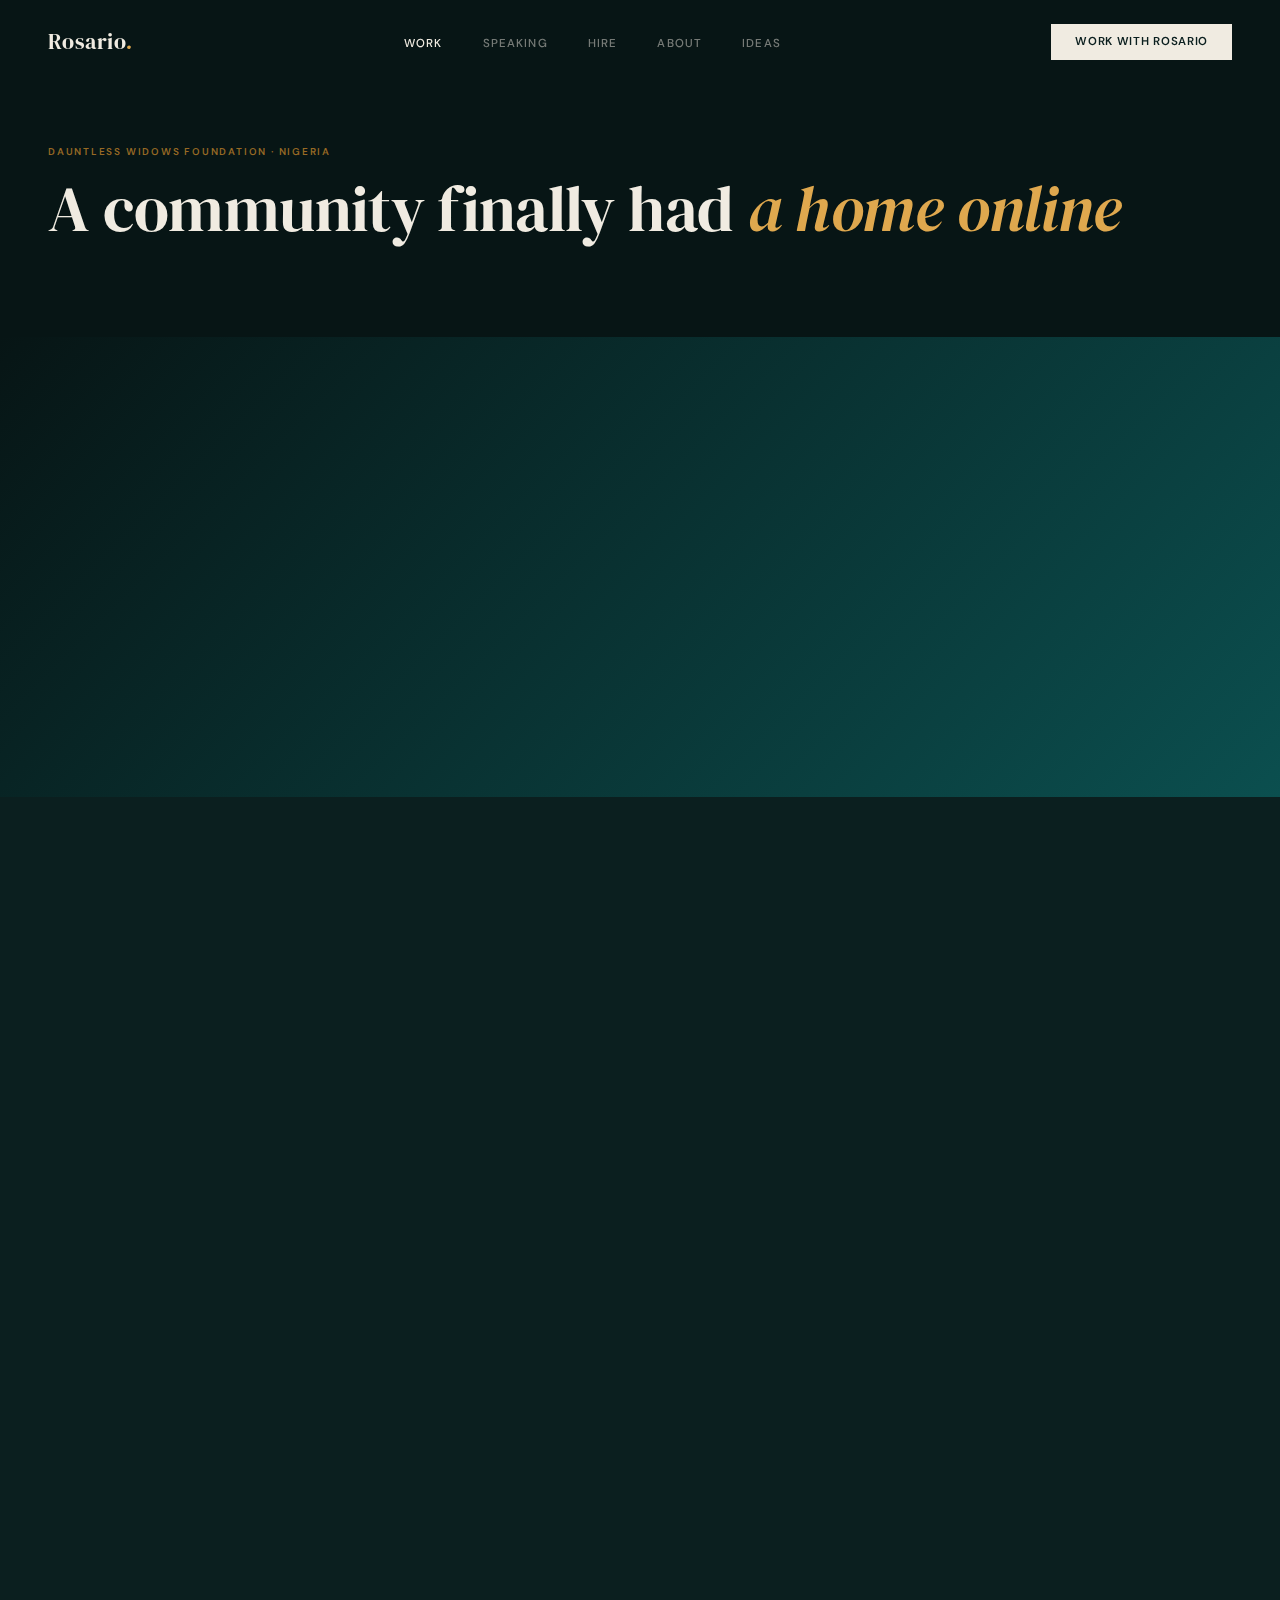
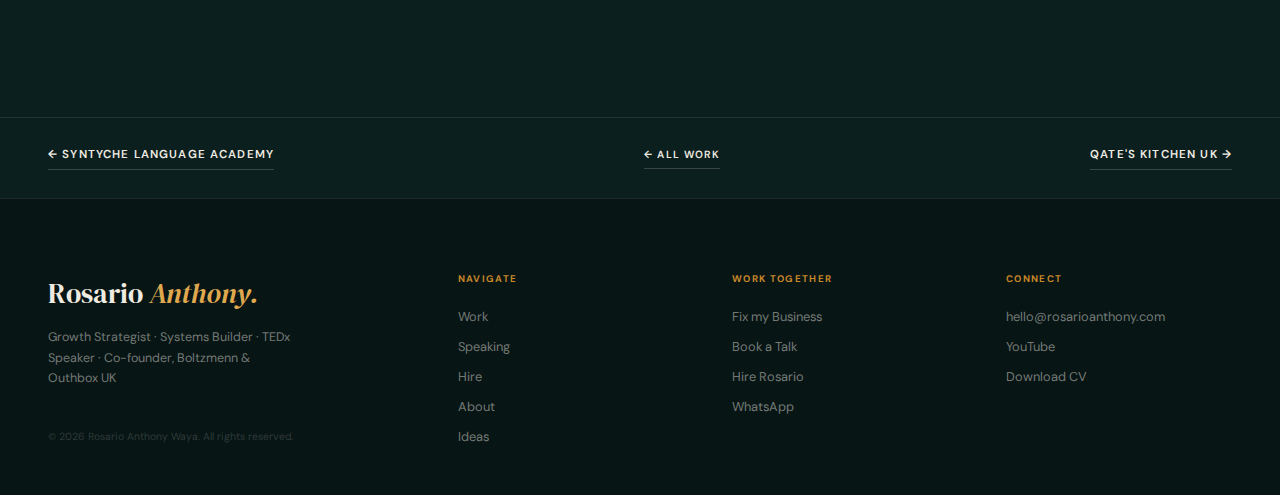
<file: work/dauntless/index.html>
<!DOCTYPE html>
<html lang="en">
<head>
<meta charset="UTF-8"/>
<meta name="viewport" content="width=device-width, initial-scale=1.0"/>
<title>Dauntless Widows Foundation — Rosario Anthony</title>
<link rel="preconnect" href="https://fonts.googleapis.com"/>
<link rel="preconnect" href="https://fonts.gstatic.com" crossorigin/>
<link href="https://fonts.googleapis.com/css2?family=DM+Serif+Display:ital@0;1&family=DM+Sans:opsz,wght@9..40,300;9..40,400;9..40,500;9..40,600&display=swap" rel="stylesheet"/>
<style>
:root{
  --ink:#0B1F1F;--ink-d:#071515;
  --teal:#0B4F4F;--teal-m:#0E6B6B;--teal-l:#17999A;
  --cream:#F0EBE1;--cream-d:#E4DDD0;
  --ochre:#C8872A;--ochre-l:#DFA84E;
  --muted:rgba(240,235,225,0.48);
  --border:rgba(240,235,225,0.1);--border-m:rgba(240,235,225,0.2);
  --ink-muted:rgba(11,31,31,0.55);
  --ink-border:rgba(11,31,31,0.12);
}
*,*::before,*::after{margin:0;padding:0;box-sizing:border-box}
html{scroll-behavior:smooth}
body{font-family:'DM Sans',sans-serif;background:var(--ink);color:var(--cream);overflow-x:hidden;-webkit-font-smoothing:antialiased;line-height:1.6}
h1,h2,h3,h4{font-family:'DM Serif Display',serif;line-height:1.05;letter-spacing:-.01em}
em{font-style:italic}
a{text-decoration:none;color:inherit}
img{display:block;max-width:100%}

/* ── SHARED TYPE ── */
.eyebrow{font-size:.62rem;font-weight:600;letter-spacing:.18em;text-transform:uppercase;color:var(--ochre);margin-bottom:1.1rem;display:block}
.eyebrow-light{font-size:.62rem;font-weight:600;letter-spacing:.18em;text-transform:uppercase;color:rgba(200,135,42,.7);margin-bottom:1.1rem;display:block}
.eyebrow-ink{font-size:.62rem;font-weight:600;letter-spacing:.18em;text-transform:uppercase;color:var(--teal);margin-bottom:1.1rem;display:block}

/* ── BUTTONS ── */
.btn-dark{font-size:.72rem;font-weight:600;letter-spacing:.08em;text-transform:uppercase;color:var(--ink);background:var(--cream);padding:.85rem 2.25rem;transition:all .25s;display:inline-block}
.btn-dark:hover{background:var(--ochre-l);color:#fff}
.btn-outline-light{font-size:.72rem;font-weight:500;letter-spacing:.08em;text-transform:uppercase;color:var(--cream);border:1px solid var(--border-m);padding:.85rem 2.25rem;transition:all .25s;display:inline-block}
.btn-outline-light:hover{border-color:var(--cream);background:rgba(240,235,225,.07)}
.btn-teal{font-size:.72rem;font-weight:600;letter-spacing:.08em;text-transform:uppercase;color:var(--cream);background:var(--teal);padding:.85rem 2.25rem;transition:all .25s;display:inline-block}
.btn-teal:hover{background:var(--teal-m)}
.btn-outline-ink{font-size:.72rem;font-weight:500;letter-spacing:.08em;text-transform:uppercase;color:var(--ink);border:1px solid var(--ink-border);padding:.85rem 2.25rem;transition:all .25s;display:inline-block}
.btn-outline-ink:hover{border-color:var(--teal);color:var(--teal)}
.text-link-light{font-size:.72rem;font-weight:600;letter-spacing:.1em;text-transform:uppercase;color:var(--cream);display:inline-flex;align-items:center;gap:.55rem;border-bottom:1px solid var(--border-m);padding-bottom:.3rem;transition:all .2s}
.text-link-light:hover{color:var(--ochre-l);border-color:var(--ochre);gap:.85rem}
.text-link-ink{font-size:.72rem;font-weight:600;letter-spacing:.1em;text-transform:uppercase;color:var(--ink);display:inline-flex;align-items:center;gap:.55rem;border-bottom:1px solid var(--ink-border);padding-bottom:.3rem;transition:all .2s}
.text-link-ink:hover{color:var(--teal);border-color:var(--teal);gap:.85rem}

/* ── NAV ── */
nav.main-nav{position:fixed;top:0;left:0;right:0;z-index:200;display:flex;align-items:center;justify-content:space-between;padding:1.5rem 3rem;transition:all .4s}
nav.main-nav.solid{background:rgba(7,21,21,.95);backdrop-filter:blur(18px);border-bottom:1px solid var(--border);padding:1rem 3rem}
.nav-logo{font-family:'DM Serif Display',serif;font-size:1.4rem;font-weight:400;color:var(--cream);letter-spacing:.02em}
.nav-logo em{color:var(--ochre-l);font-style:italic}
.nav-links{display:flex;gap:2.5rem;list-style:none}
.nav-links a{font-size:.72rem;font-weight:500;color:var(--muted);letter-spacing:.1em;text-transform:uppercase;transition:color .2s}
.nav-links a:hover,.nav-links a.active{color:var(--cream)}
.nav-cta{font-size:.72rem;font-weight:600;color:var(--ink);background:var(--cream);padding:.55rem 1.5rem;letter-spacing:.06em;text-transform:uppercase;transition:all .2s}
.nav-cta:hover{background:var(--ochre-l);color:#fff}
.nav-hamburger{display:none;flex-direction:column;gap:5px;background:none;border:none;cursor:pointer;padding:.35rem}
.nav-hamburger span{display:block;width:22px;height:1.5px;background:var(--cream);border-radius:1px;transition:all .3s}
.nav-hamburger.open span:nth-child(1){transform:rotate(45deg) translate(5px,5px)}
.nav-hamburger.open span:nth-child(2){opacity:0}
.nav-hamburger.open span:nth-child(3){transform:rotate(-45deg) translate(5px,-5px)}
.mobile-menu{display:none;position:fixed;inset:0;background:var(--ink-d);z-index:199;padding:6rem 2.5rem 3rem;flex-direction:column}
.mobile-menu.open{display:flex}
.mobile-menu a{font-family:'DM Serif Display',serif;font-size:2.5rem;font-weight:400;color:var(--cream);padding:.6rem 0;border-bottom:1px solid var(--border);display:block;transition:color .2s}
.mobile-menu a:hover{color:var(--ochre-l)}
.mob-cta-link{margin-top:1.5rem;font-family:'DM Sans',sans-serif!important;font-size:.8rem!important;font-weight:600!important;letter-spacing:.1em;text-transform:uppercase;color:var(--ochre-l)!important;border-bottom:none!important}

/* ── PAGE HEADER BAND ── */
.page-band{padding:9rem 3rem 5rem;background:var(--teal)}
.page-band.dark{background:var(--ink-d)}
.page-band .eyebrow{color:rgba(200,135,42,.75)}
.page-band-h{font-size:clamp(2.5rem,5vw,4.5rem);font-weight:400;color:var(--cream);line-height:1;margin-bottom:1rem}
.page-band-h em{color:var(--ochre-l)}
.page-band-sub{font-size:.95rem;color:rgba(240,235,225,.55);max-width:520px;line-height:1.8}

/* ── SECTIONS ── */
.s-dark{background:var(--ink);color:var(--cream)}
.s-ink{background:var(--ink-d);color:var(--cream)}
.s-teal{background:var(--teal);color:var(--cream)}
.s-cream{background:var(--cream);color:var(--ink)}
.s-cream .eyebrow-ink{color:var(--teal)}
.s-cream h2,.s-cream h3{color:var(--ink)}
.s-cream h2 em,.s-cream h3 em{color:var(--teal)}
.pad{padding:5.5rem 3rem}
.pad-sm{padding:4rem 3rem}
.divider{border:none;border-top:1px solid var(--border);margin:0}
.divider-ink{border:none;border-top:1px solid var(--ink-border);margin:0}

/* ── TIMELINE ── */
.tl{position:relative;padding-left:2rem}
.tl::before{content:'';position:absolute;left:.5rem;top:.4rem;bottom:.4rem;width:1px;background:linear-gradient(to bottom,var(--teal),transparent)}
.tl-item{position:relative;margin-bottom:2rem}
.tl-dot{position:absolute;left:-1.6rem;top:.35rem;width:8px;height:8px;border-radius:50%;background:var(--teal);border:2px solid var(--ink)}
.tl-date{font-size:.65rem;font-weight:600;letter-spacing:.08em;text-transform:uppercase;color:var(--ochre-l);margin-bottom:.2rem}
.tl-title{font-size:.95rem;font-weight:600;color:var(--cream);margin-bottom:.1rem}
.tl-org{font-size:.82rem;color:var(--teal-l);font-weight:500}
.tl-desc{font-size:.8rem;color:var(--muted);margin-top:.3rem;line-height:1.6}
/* Cream timeline */
.s-cream .tl::before{background:linear-gradient(to bottom,var(--teal),transparent)}
.s-cream .tl-dot{background:var(--teal);border-color:var(--cream)}
.s-cream .tl-title{color:var(--ink)}
.s-cream .tl-org{color:var(--teal)}
.s-cream .tl-desc{color:var(--ink-muted)}

/* ── CONTACT PATHS ── */
.cp-list{display:flex;flex-direction:column}
.cp{display:block;padding:1.75rem 1.5rem;border-bottom:1px solid var(--border);text-decoration:none;border-left:2px solid transparent;transition:all .2s}
.cp:first-child{border-top:1px solid var(--border)}
.cp:hover{background:rgba(240,235,225,.03);border-left-color:var(--ochre)}
.cp-lbl{font-size:.58rem;font-weight:700;letter-spacing:.14em;text-transform:uppercase;color:var(--ochre);margin-bottom:.4rem}
.cp-title{font-family:'DM Serif Display',serif;font-size:1.3rem;font-weight:400;color:var(--cream);margin-bottom:.25rem}
.cp-desc{font-size:.78rem;color:var(--muted)}
.cp-arr{font-size:.62rem;font-weight:600;letter-spacing:.08em;text-transform:uppercase;color:var(--ochre-l);margin-top:.65rem;display:block;opacity:.6;transition:opacity .2s}
.cp:hover .cp-arr{opacity:1}

/* ── FOOTER ── */
footer.site-footer{padding:4.5rem 3rem 3rem;background:var(--ink-d);border-top:1px solid var(--border);display:grid;grid-template-columns:1.6fr 1fr 1fr 1fr;gap:3rem}
.footer-logo{font-family:'DM Serif Display',serif;font-size:1.75rem;font-weight:400;color:var(--cream);margin-bottom:.7rem}
.footer-logo em{color:var(--ochre-l)}
.footer-tagline{font-size:.78rem;color:var(--muted);line-height:1.65;max-width:250px}
.footer-copy{font-size:.65rem;color:rgba(240,235,225,.18);margin-top:2.5rem}
.fc-head{font-size:.6rem;font-weight:700;letter-spacing:.14em;text-transform:uppercase;color:var(--ochre);margin-bottom:1.25rem}
.fc-links{display:flex;flex-direction:column;gap:.6rem}
.fc-links a{font-size:.8rem;color:var(--muted);transition:color .2s}
.fc-links a:hover{color:var(--cream)}

/* ── MARQUEE ── */
.marquee-wrap{padding:1.4rem 0;border-bottom:1px solid var(--border);overflow:hidden;background:var(--ink)}
.marquee-track{display:flex;overflow:hidden;white-space:nowrap}
.marquee-inner{display:flex;align-items:center;animation:marquee 32s linear infinite;flex-shrink:0}
@keyframes marquee{from{transform:translateX(0)}to{transform:translateX(-100%)}}
.marquee-wrap:hover .marquee-inner{animation-play-state:paused}
.logo-item{font-size:.72rem;font-weight:600;letter-spacing:.1em;text-transform:uppercase;color:rgba(240,235,225,.32);padding:0 2.25rem;white-space:nowrap;transition:color .2s}
.logo-item:hover{color:rgba(240,235,225,.65)}
.logo-sep{color:var(--ochre-l);opacity:.3;font-size:.55rem;flex-shrink:0}

/* ── REVEAL ── */
.r{opacity:0;transform:translateY(22px);transition:opacity .75s ease,transform .75s ease}
.r.in{opacity:1;transform:none}
.r1{transition-delay:.08s}.r2{transition-delay:.18s}.r3{transition-delay:.28s}

/* ── RESPONSIVE ── */
@media(max-width:1024px){
  nav.main-nav{padding:1rem 1.25rem}
  nav.main-nav.solid{padding:.85rem 1.25rem}
  .nav-links,.nav-cta{display:none!important}
  .nav-hamburger{display:flex!important}
  .pad,.pad-sm,.page-band{padding-left:1.25rem;padding-right:1.25rem}
  .page-band{padding-top:7rem;padding-bottom:3.5rem}
  footer.site-footer{grid-template-columns:1fr 1fr;gap:2rem;padding:3rem 1.25rem 2rem}
}
@media(max-width:480px){
  footer.site-footer{grid-template-columns:1fr}
}

.case-layout{display:grid;grid-template-columns:220px 1fr;gap:5rem;padding:5.5rem 3rem}
.case-sidebar .cm{margin-bottom:1.75rem}
.case-sidebar .cm-lbl{font-size:.58rem;font-weight:700;letter-spacing:.14em;text-transform:uppercase;color:var(--ochre);margin-bottom:.45rem}
.case-sidebar .cm-val{font-size:.85rem;color:var(--cream);font-weight:500}
.case-sidebar .c-svc{display:inline-block;font-size:.65rem;font-weight:600;letter-spacing:.07em;text-transform:uppercase;color:var(--teal-l);background:rgba(14,107,107,.15);padding:.2rem .65rem;margin:.18rem .18rem 0 0}
.case-block{margin-bottom:3rem}
.case-block-lbl{font-size:.6rem;font-weight:700;letter-spacing:.14em;text-transform:uppercase;color:var(--ochre);margin-bottom:.7rem;display:block}
.case-block-text{font-size:.95rem;line-height:1.9;color:var(--muted)}
.case-block-text strong{color:var(--cream);font-weight:500}
.case-quote{border-left:1px solid var(--ochre);padding:.85rem 1.5rem;margin:2.5rem 0}
.cq-text{font-family:'DM Serif Display',serif;font-size:1.25rem;font-style:italic;color:var(--cream);line-height:1.6;margin-bottom:.55rem;font-weight:400}
.cq-attr{font-size:.65rem;font-weight:600;letter-spacing:.08em;text-transform:uppercase;color:var(--ochre-l)}
.case-nav{display:flex;align-items:center;justify-content:space-between;padding:1.75rem 3rem;border-top:1px solid var(--border)}
@media(max-width:1024px){
  .case-layout{grid-template-columns:1fr;gap:3rem;padding:4rem 1.25rem}
  .case-nav{padding:1.75rem 1.25rem;flex-direction:column;gap:1rem;text-align:center}
}
</style>
</head>
<body>
<nav class="main-nav" id="nav">
  <a href="../../index.html" class="nav-logo">Rosario<em>.</em></a>
  <ul class="nav-links">
    <li><a href="../../work/index.html" class="active">Work</a></li>
    <li><a href="../../speaking/index.html">Speaking</a></li>
    <li><a href="../../hire/index.html">Hire</a></li>
    <li><a href="../../about/index.html">About</a></li>
    <li><a href="../../blog/index.html">Ideas</a></li>
  </ul>
  <a href="../../index.html#contact" class="nav-cta">Work With Rosario</a>
  <button class="nav-hamburger" id="hamburger" style="display:none"><span></span><span></span><span></span></button>
</nav>
<nav class="mobile-menu" id="mob-menu">
  <a href="../../work/index.html">Work</a>
  <a href="../../speaking/index.html">Speaking</a>
  <a href="../../hire/index.html">Hire</a>
  <a href="../../about/index.html">About</a>
  <a href="../../blog/index.html">Ideas</a>
  <a href="../../index.html#contact" class="mob-cta-link">Work With Rosario →</a>
</nav>

<div class="page-band dark">
  <span class="eyebrow">Dauntless Widows Foundation · Nigeria</span>
  <h1 class="page-band-h">A community finally had <em>a home online</em></h1>
</div>
<div style="background:linear-gradient(135deg,#071515 0%,#0B4F4F 100%);height:460px;position:relative;overflow:hidden"></div>
<div class="s-dark case-layout">
  <div class="case-sidebar r">
    <div class="cm"><div class="cm-lbl">Client</div><div class="cm-val">Dauntless Widows Foundation</div></div>
    <div class="cm"><div class="cm-lbl">Location</div><div class="cm-val">Nigeria</div></div>
    <div class="cm"><div class="cm-lbl">Project type</div><div class="cm-val">Web Design & Brand Application</div></div>
    <div class="cm"><div class="cm-lbl">Services</div><div style="margin-top:.5rem"><span class="c-svc">Web Design</span><span class="c-svc">Brand Application</span><span class="c-svc">UX Strategy</span><span class="c-svc">Content Architecture</span></div></div>
  </div>
  <div class="r">
    <div class="case-block"><span class="case-block-lbl">The Problem</span><p class="case-block-text">The Dauntless Widows Foundation was doing real, meaningful work — supporting widows and their families through community, resources, and advocacy. But the organisation had no digital presence. No website. No way for people to find them, understand what they do, or feel part of something larger.</p></div>
    <div class="case-block"><span class="case-block-lbl">The Insight</span><p class="case-block-text">This wasn't a design brief in the usual sense. The founders cared deeply about every detail — because for them, this wasn't a brand exercise. It was their life's work. The design process needed to reflect that weight, and the site needed to feel like the foundation itself: <strong>warm, purposeful, and rooted in community.</strong></p></div>
    <div class="case-block"><span class="case-block-lbl">The Intervention</span><p class="case-block-text">Rosario worked closely with the founding team through every decision — not handing off deliverables, but walking with them through the process. The site was designed to communicate the foundation's warmth and mission clearly, make it easy for new supporters to connect, and give the organisation a digital home it could be proud of.</p></div>
    <div class="case-block"><span class="case-block-lbl">The Outcome</span><p class="case-block-text">The foundation's first full digital presence. A site that feels like the organisation — not like a template applied to a cause.</p></div>
    <div class="case-quote"><p class="cq-text">"Working with Rosario was quite amazing. He was very patient and walked with us each step of the way. We are more than happy with what our website looks like — a home online!"</p><div class="cq-attr">— Irene Ibiwari Ikiro, Founder & President · Dauntless Widows Foundation</div></div>
  </div>
</div>
<div class="s-dark case-nav">
  <a href="../../work/sla/index.html" class="text-link-light">← Syntyche Language Academy</a>
  <a href="../../work/index.html" class="text-link-light" style="font-size:.65rem">← All Work</a>
  <a href="../../work/qates/index.html" class="text-link-light">Qate's Kitchen UK →</a>
</div>

<footer class="site-footer">
  <div>
    <div class="footer-logo">Rosario <em>Anthony.</em></div>
    <p class="footer-tagline">Growth Strategist · Systems Builder · TEDx Speaker · Co-founder, Boltzmenn & Outhbox UK</p>
    <div class="footer-copy">© 2026 Rosario Anthony Waya. All rights reserved.</div>
  </div>
  <div>
    <div class="fc-head">Navigate</div>
    <div class="fc-links">
      <a href="../../work/index.html">Work</a>
      <a href="../../speaking/index.html">Speaking</a>
      <a href="../../hire/index.html">Hire</a>
      <a href="../../about/index.html">About</a>
      <a href="../../blog/index.html">Ideas</a>
    </div>
  </div>
  <div>
    <div class="fc-head">Work Together</div>
    <div class="fc-links">
      <a href="mailto:hello@rosarioanthony.com">Fix my Business</a>
      <a href="../../speaking/index.html">Book a Talk</a>
      <a href="../../hire/index.html">Hire Rosario</a>
      <a href="https://wa.me/2348000000000">WhatsApp</a>
    </div>
  </div>
  <div>
    <div class="fc-head">Connect</div>
    <div class="fc-links">
      <a href="mailto:hello@rosarioanthony.com">hello@rosarioanthony.com</a>
      <a href="https://www.youtube.com/@AnthonyWaya" target="_blank">YouTube</a>
      <a href="https://drive.google.com/file/d/11ZRyiIasd6m1AeuhAcmXV1Za7mkOjEvl/view" target="_blank">Download CV</a>
    </div>
  </div>
</footer>
<script>
const obs=new IntersectionObserver(e=>{e.forEach(x=>{if(x.isIntersecting){x.target.classList.add('in');obs.unobserve(x.target)}})},{threshold:.07});
document.querySelectorAll('.r').forEach(el=>obs.observe(el));
window.addEventListener('scroll',()=>document.getElementById('nav').classList.toggle('solid',scrollY>60));
function setNav(){const m=window.innerWidth<1024;const hb=document.getElementById('hamburger');const nl=document.querySelector('.nav-links');const nc=document.querySelector('.nav-cta');if(hb)hb.style.display=m?'flex':'none';if(nl)nl.style.display=m?'none':'flex';if(nc)nc.style.display=m?'none':'';}
setNav();window.addEventListener('resize',setNav);
const hb=document.getElementById('hamburger');const mob=document.getElementById('mob-menu');
if(hb)hb.addEventListener('click',()=>{const o=!mob.classList.contains('open');mob.classList.toggle('open',o);hb.classList.toggle('open',o);document.body.style.overflow=o?'hidden':'';});
const t=document.getElementById('ms-track');if(t){let d=false,sx=0,sl=0;t.addEventListener('mousedown',e=>{d=true;sx=e.pageX-t.offsetLeft;sl=t.scrollLeft});t.addEventListener('mouseleave',()=>d=false);t.addEventListener('mouseup',()=>d=false);t.addEventListener('mousemove',e=>{if(!d)return;e.preventDefault();t.scrollLeft=sl-(e.pageX-t.offsetLeft-sx)*1.4});}
</script>
</body>
</html>
</file>
